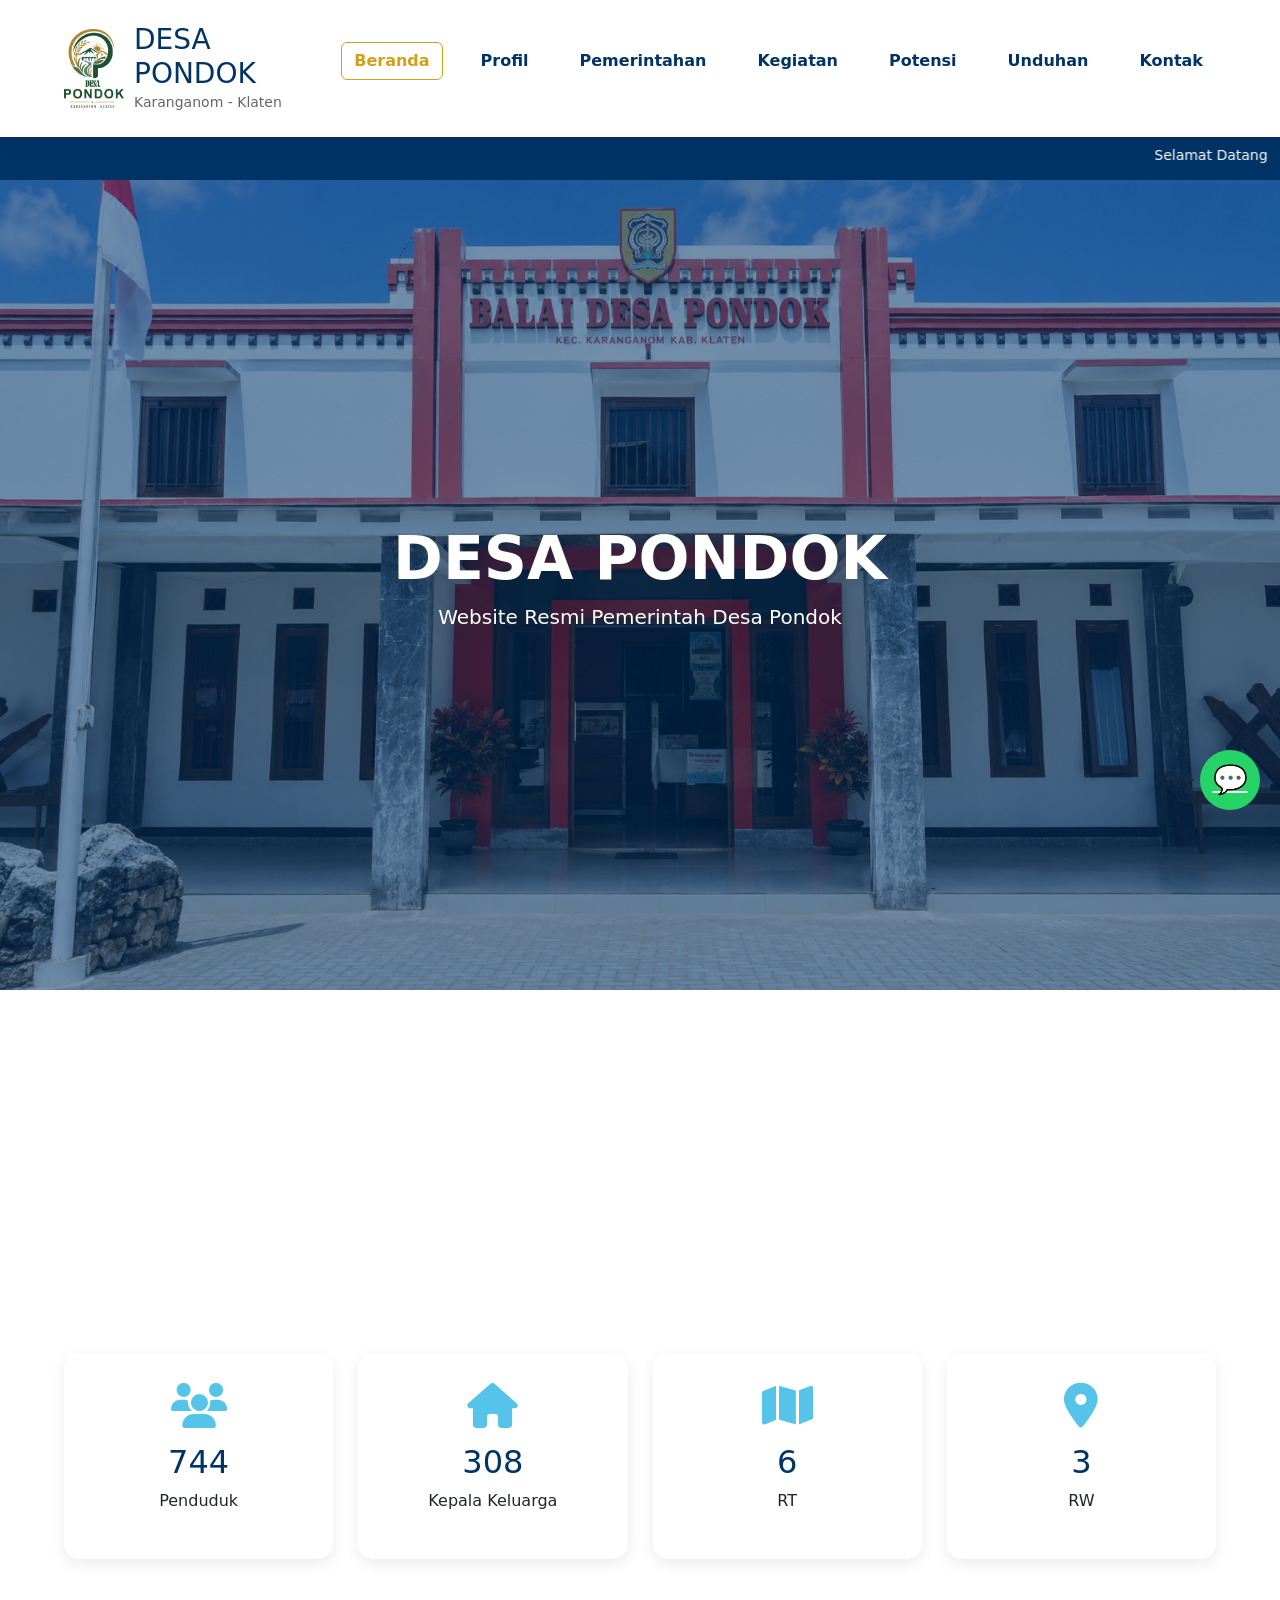
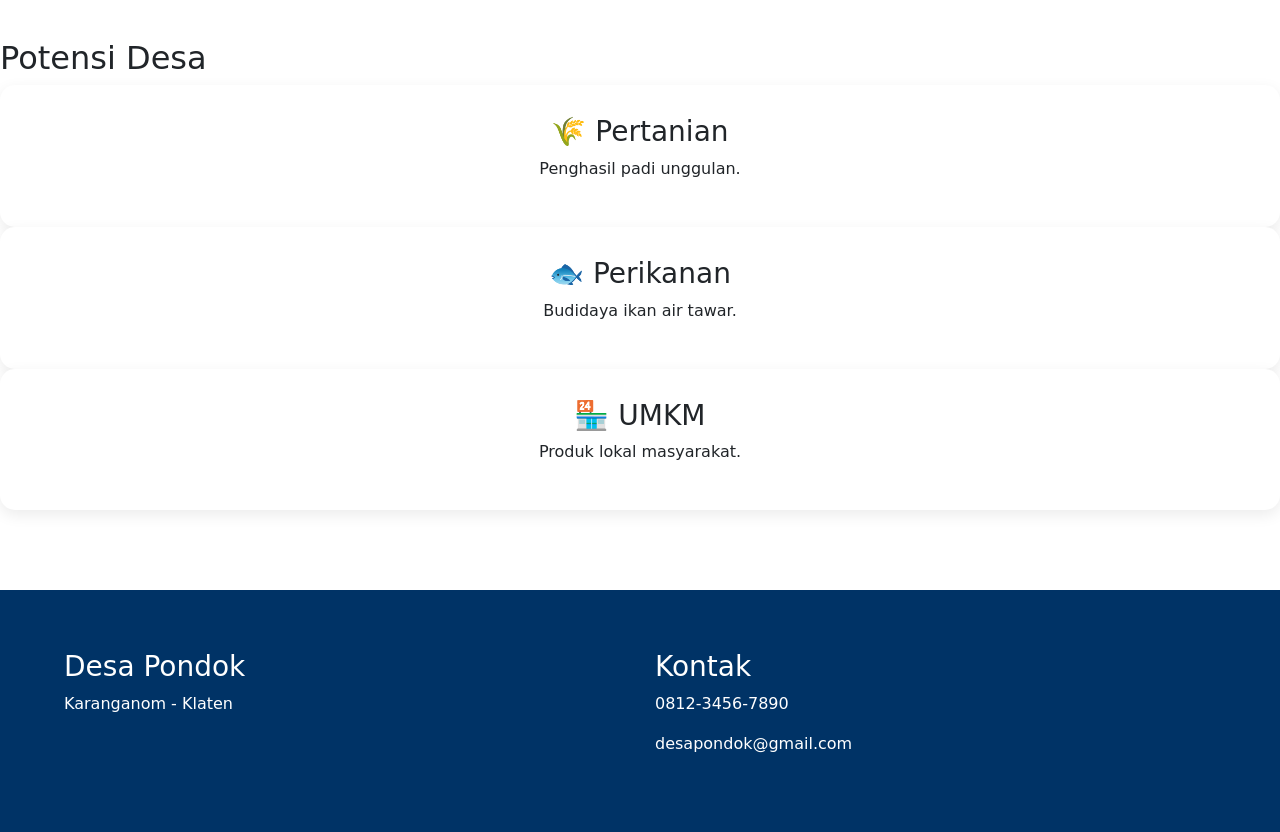
<file: index.html>
<!DOCTYPE html>
<html lang="id">

<head>
    <meta charset="UTF-8">
    <meta name="viewport" content="width=device-width, initial-scale=1.0">

    <title>Desa Pondok | Karanganom Klaten</title>

     <!-- GOOGLE FONT POPPINS -->
    <link rel="preconnect" href="https://fonts.googleapis.com">

    <link rel="preconnect"
          href="https://fonts.gstatic.com"
          crossorigin>

    <link href="https://fonts.googleapis.com/css2?family=Poppins:wght@300;400;500;600;700&display=swap"
          rel="stylesheet">

    <link rel="stylesheet" href="css/style.css">
    <link rel="stylesheet" href="css/responsive.css">

    <!-- Bootstrap -->
    <link href="https://cdn.jsdelivr.net/npm/bootstrap@5.3.3/dist/css/bootstrap.min.css" rel="stylesheet">

    <!-- Font Awesome -->
    <link rel="stylesheet"
        href="https://cdnjs.cloudflare.com/ajax/libs/font-awesome/6.5.1/css/all.min.css">

    <!-- AOS -->
    <link href="https://unpkg.com/aos@2.3.4/dist/aos.css" rel="stylesheet">

    <!-- FAVICON -->
    <link rel="icon"
          type="image/png"
          href="assets/logo.png">
</head>

<body>

    <!-- LOADER -->
    <div id="loader">
        <div class="spinner"></div>
    </div>

    <!-- NAVBAR -->
    <nav class="navbar">

        <div class="nav-container">

            <div class="logo">
                <img src="assets/logo.png" alt="Logo Desa">

                <div>
                    <h3>DESA PONDOK</h3>
                    <small>Karanganom - Klaten</small>
                </div>
            </div>

            <button id="menuToggle">
                ☰
            </button>

            <ul class="menu">
                <li><a href="index.html" class="btn">Beranda</a></li>
                <li><a href="profil.html" class="btn">Profil</a></li>
                <li><a href="pemerintahan.html" class="btn">Pemerintahan</a></li>
                <li><a href="kegiatan.html" class="btn">Kegiatan</a></li>
                <li><a href="potensi.html" class="btn">Potensi</a></li>
                <li><a href="unduhan.html" class="btn">Unduhan</a></li>
                <li><a href="kontak.html" class="btn">Kontak</a></li>
            </ul>

        </div>

    </nav>

    <!-- RUNNING TEXT -->
    <div class="running-text">
        <marquee>
            Selamat Datang di Website Resmi Desa Pondok Kecamatan Karanganom Kabupaten Klaten
        </marquee>
    </div>

    <!-- HERO -->
    <header class="hero-slider">

        <div class="slide active"
     style="background-image:url('assets/balai-desa.jpg')">

    <div class="hero-content">

        <h1>DESA PONDOK</h1>

        <p>
            Website Resmi Pemerintah Desa Pondok
        </p>

    </div>

</div>

    </header>

    <!-- SAMBUTAN -->
    <section class="content-page" data-aos="fade-up">

        <h2>Sambutan Kepala Desa</h2>

        <p>
            Selamat datang di Website Resmi Desa Pondok.
            Website ini menjadi sarana informasi, pelayanan,
            dan transparansi pemerintahan desa kepada masyarakat.
        </p>

    </section>

    <!-- STATISTIK -->
    <section class="statistik">

    <div class="card-stat">
        <i class="fas fa-users"></i>
        <h2 class="counter" data-target="2479">0</h2>
        <p>Penduduk</p>
    </div>

    <div class="card-stat">
        <i class="fas fa-home"></i>
        <h2 class="counter" data-target="1026">0</h2>
        <p>Kepala Keluarga</p>
    </div>

    <div class="card-stat">
        <i class="fas fa-map"></i>
        <h2 class="counter" data-target="18">0</h2>
        <p>RT</p>
    </div>

    <div class="card-stat">
        <i class="fas fa-map-marker-alt"></i>
        <h2 class="counter" data-target="9">0</h2>
        <p>RW</p>
    </div>

</section>

    

    <!-- POTENSI DESA -->
    <section class="potensi">

        <h2 class="judul-section">
            Potensi Desa
        </h2>

        <div class="potensi-grid">

            <div class="potensi-card">
                <h3>🌾 Pertanian</h3>
                <p>Penghasil padi unggulan.</p>
            </div>

            <div class="potensi-card">
                <h3>🐟 Perikanan</h3>
                <p>Budidaya ikan air tawar.</p>
            </div>

            <div class="potensi-card">
                <h3>🏪 UMKM</h3>
                <p>Produk lokal masyarakat.</p>
            </div>

        </div>

    </section>





    <!-- FOOTER -->
    <footer>

        <div class="footer-container">

            <div>
                <h3>Desa Pondok</h3>
                <p>Karanganom - Klaten</p>
            </div>

           
            <div>
                <h3>Kontak</h3>
                <p>0812-3456-7890</p>
                <p>desapondok@gmail.com</p>
            </div>

        </div>

    </footer>

    <!-- WHATSAPP -->
    <a href="https://wa.me/6281234567890" class="wa-button">
        💬
    </a>

    <!-- BACK TO TOP -->
    <button id="topBtn">
        ↑
    </button>

    <!-- SCRIPT -->
    <script src="js/main.js"></script>
    <script src="js/counter.js"></script>
    <script src="js/slider.js"></script>

    <script src="https://unpkg.com/aos@2.3.4/dist/aos.js"></script>

    <script>
        AOS.init();
    </script>

</body>

</html>
</file>
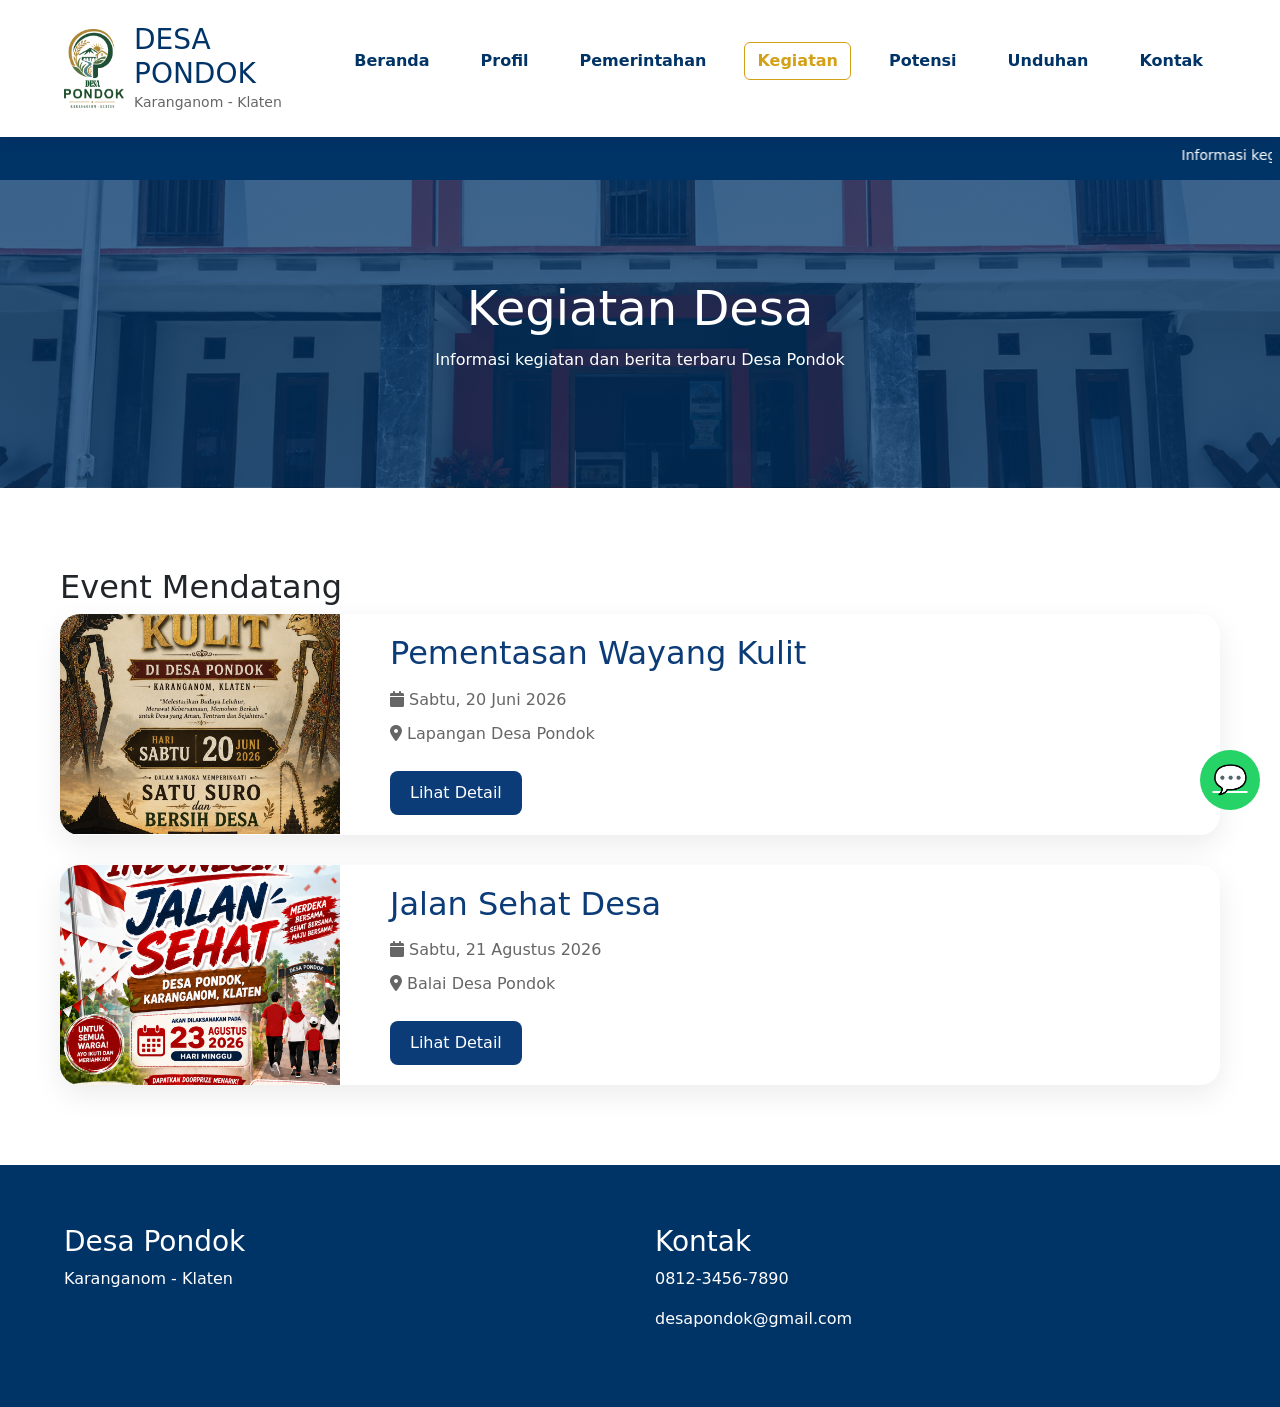
<file: kegiatan.html>
<!DOCTYPE html>
<html lang="id">

<head>

    <meta charset="UTF-8">

    <meta name="viewport"
          content="width=device-width, initial-scale=1.0">

    <title>Kegiatan & Berita Desa Pondok | Karanganom Klaten</title>

    <meta name="description"
          content="Informasi kegiatan, berita terbaru, program pembangunan, dan aktivitas masyarakat Desa Pondok Kecamatan Karanganom Kabupaten Klaten">

    <meta name="keywords"
          content="Desa Pondok, Karanganom, Klaten, Berita Desa, Kegiatan Desa, Pembangunan Desa">

    <meta name="author"
          content="Pemerintah Desa Pondok">

    <!-- GOOGLE FONT POPPINS -->
    <link rel="preconnect"
          href="https://fonts.googleapis.com">

    <link rel="preconnect"
          href="https://fonts.gstatic.com"
          crossorigin>

    <link href="https://fonts.googleapis.com/css2?family=Poppins:wght@300;400;500;600;700&display=swap"
          rel="stylesheet">

    <!-- CSS UTAMA -->
    <link rel="stylesheet"
          href="css/style.css">

    <!-- CSS RESPONSIVE -->
    <link rel="stylesheet"
          href="css/responsive.css">

    <!-- BOOTSTRAP -->
    <link href="https://cdn.jsdelivr.net/npm/bootstrap@5.3.3/dist/css/bootstrap.min.css"
          rel="stylesheet">

    <!-- FONT AWESOME -->
    <link rel="stylesheet"
          href="https://cdnjs.cloudflare.com/ajax/libs/font-awesome/6.5.1/css/all.min.css">

    <!-- AOS ANIMATION -->
    <link href="https://unpkg.com/aos@2.3.4/dist/aos.css"
          rel="stylesheet">

    <!-- FAVICON -->
    <link rel="icon"
          type="image/png"
          href="assets/logo.png">

</head>

<body>

    <!-- LOADER -->
    <div id="loader">
        <div class="spinner"></div>
    </div>

    <!-- NAVBAR -->
    <nav class="navbar">

        <div class="nav-container">

            <div class="logo">

                <img src="assets/logo.png" alt="Logo Desa">

                <div>
                    <h3>DESA PONDOK</h3>
                    <small>Karanganom - Klaten</small>
                </div>

            </div>

            <button id="menuToggle">
                ☰
            </button>

            <ul class="menu">

                <li><a href="index.html" class="btn">Beranda</a></li>
                <li><a href="profil.html" class="btn">Profil</a></li>
                <li><a href="pemerintahan.html" class="btn">Pemerintahan</a></li>
                <li><a href="kegiatan.html" class="btn">Kegiatan</a></li>
                <li><a href="potensi.html" class="btn">Potensi</a></li>
                <li><a href="unduhan.html" class="btn">Unduhan</a></li>
                <li><a href="kontak.html" class="btn">Kontak</a></li>

            </ul>

        </div>

    </nav>

    <!-- RUNNING TEXT -->
    <div class="running-text">

        <marquee>
            Informasi kegiatan terbaru Desa Pondok Karanganom Klaten
        </marquee>

    </div>

    <!-- BANNER -->
    <section class="page-banner">

        <h1>Kegiatan Desa</h1>

        <p>
            Informasi kegiatan dan berita terbaru Desa Pondok
        </p>

    </section>

    <!-- EVENT MENDATANG -->
    <section class="event-section">

    <h2 class="judul-section">Event Mendatang</h2>

    <div class="event-card">

        <img src="assets/ChatGPT Image 3 Jun 2026, 06.57.55.png" alt="Wayang Kulit">

        <div class="event-content">
            <h3>Pementasan Wayang Kulit</h3>

            <p>
                <i class="fas fa-calendar"></i>
                Sabtu, 20 Juni 2026
            </p>

            <p>
                <i class="fas fa-map-marker-alt"></i>
                Lapangan Desa Pondok
            </p>

            <a href="assets/ChatGPT Image 3 Jun 2026, 06.57.55.png" class="btn-detail">
                Lihat Detail
            </a>
        </div>

    </div>

    <div class="event-card">

        <img src="assets/ChatGPT Image 3 Jun 2026, 07.07.33.png" alt="Jalan Sehat Desa">

        <div class="event-content">
            <h3>Jalan Sehat Desa</h3>

            <p>
                <i class="fas fa-calendar"></i>
                Sabtu, 21 Agustus 2026
            </p>

            <p>
                <i class="fas fa-map-marker-alt"></i>
                Balai Desa Pondok
            </p>

            <a href="assets/ChatGPT Image 3 Jun 2026, 07.07.33.png" class="btn-detail">
                Lihat Detail
            </a>
        </div>

    </div>

</section>

    <!-- FOOTER -->
    <footer>

        <div class="footer-container">

            <div>
                <h3>Desa Pondok</h3>
                <p>Karanganom - Klaten</p>
            </div>

            

            <div>
                <h3>Kontak</h3>
                <p>0812-3456-7890</p>
                <p>desapondok@gmail.com</p>
            </div>

        </div>

    </footer>

    <!-- WHATSAPP -->
    <a href="https://wa.me/6281234567890" class="wa-button">
        💬
    </a>

    <!-- BACK TO TOP -->
    <button id="topBtn">
        ↑
    </button>

    <!-- SCRIPT -->
    <script src="js/main.js"></script>

    <script src="https://unpkg.com/aos@2.3.4/dist/aos.js"></script>

    <script>
        AOS.init({
            duration: 1000
        });
    </script>

</body>

</html>
</file>
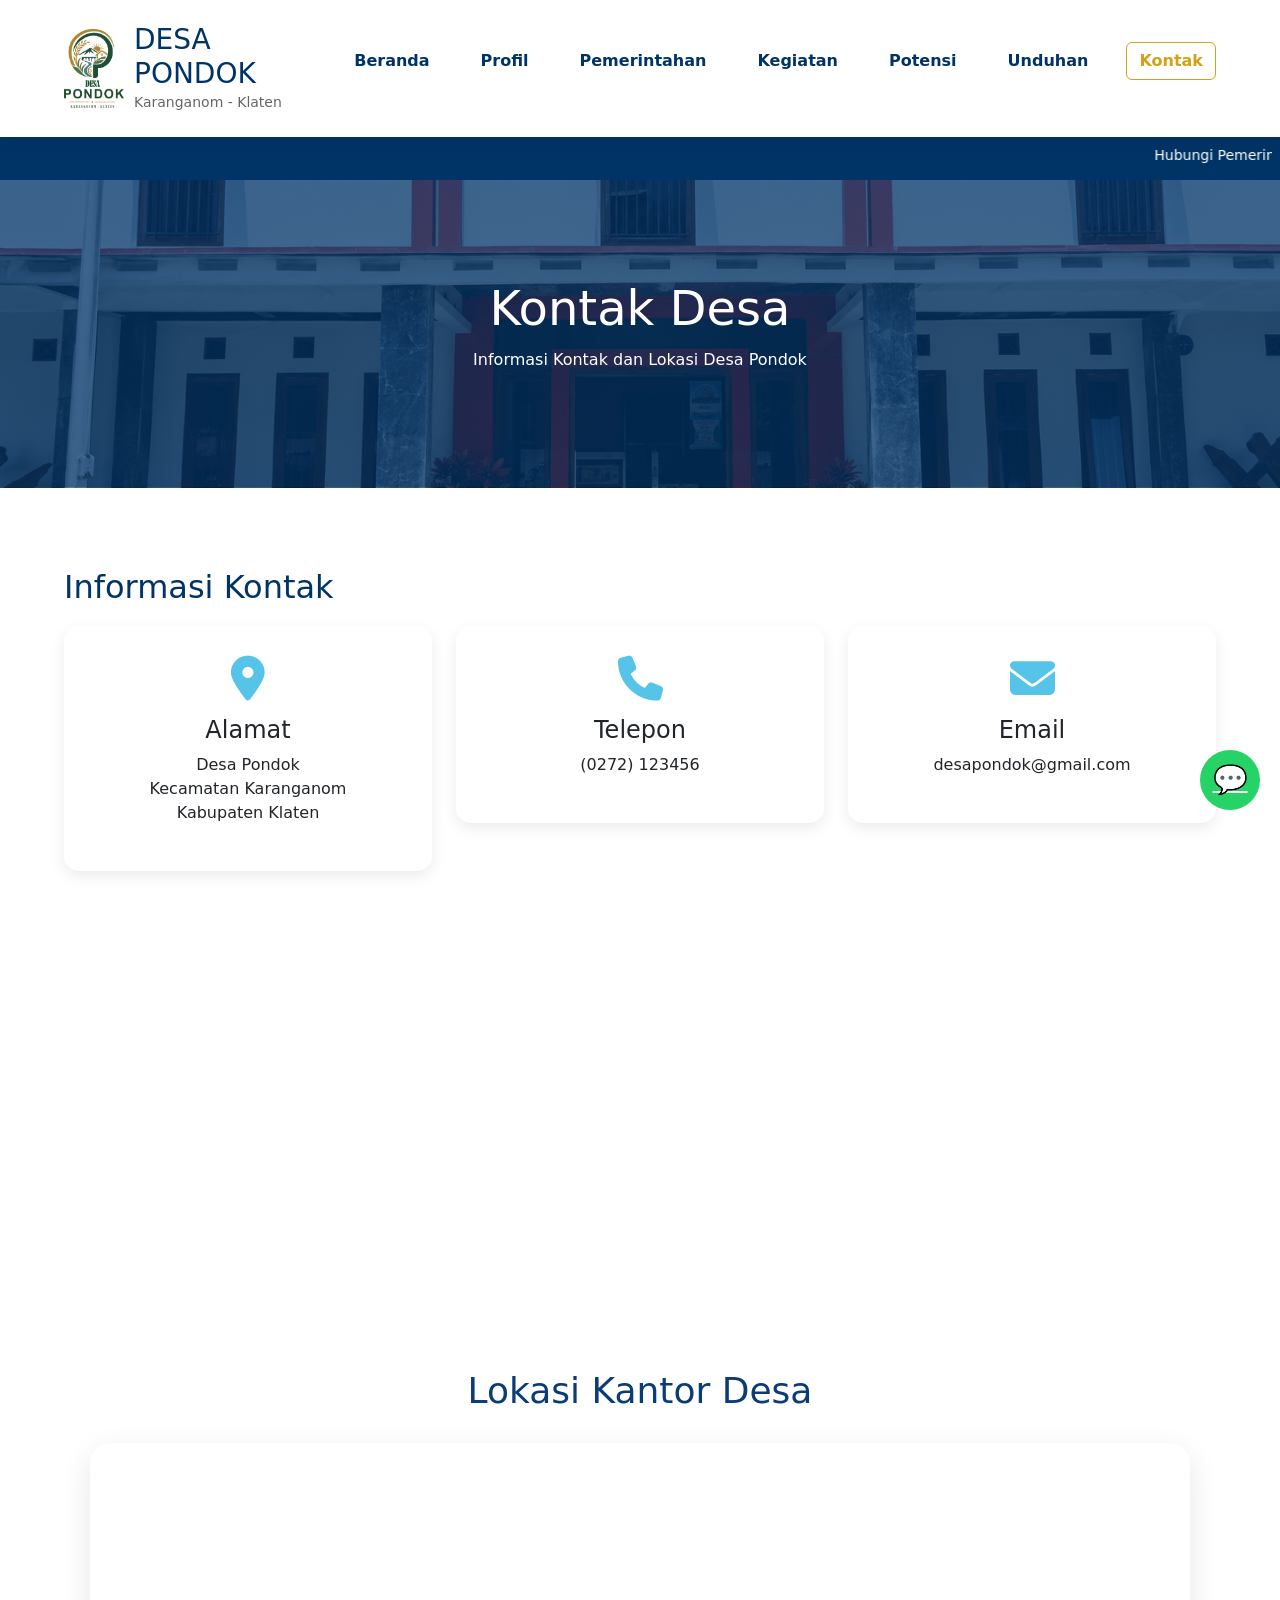
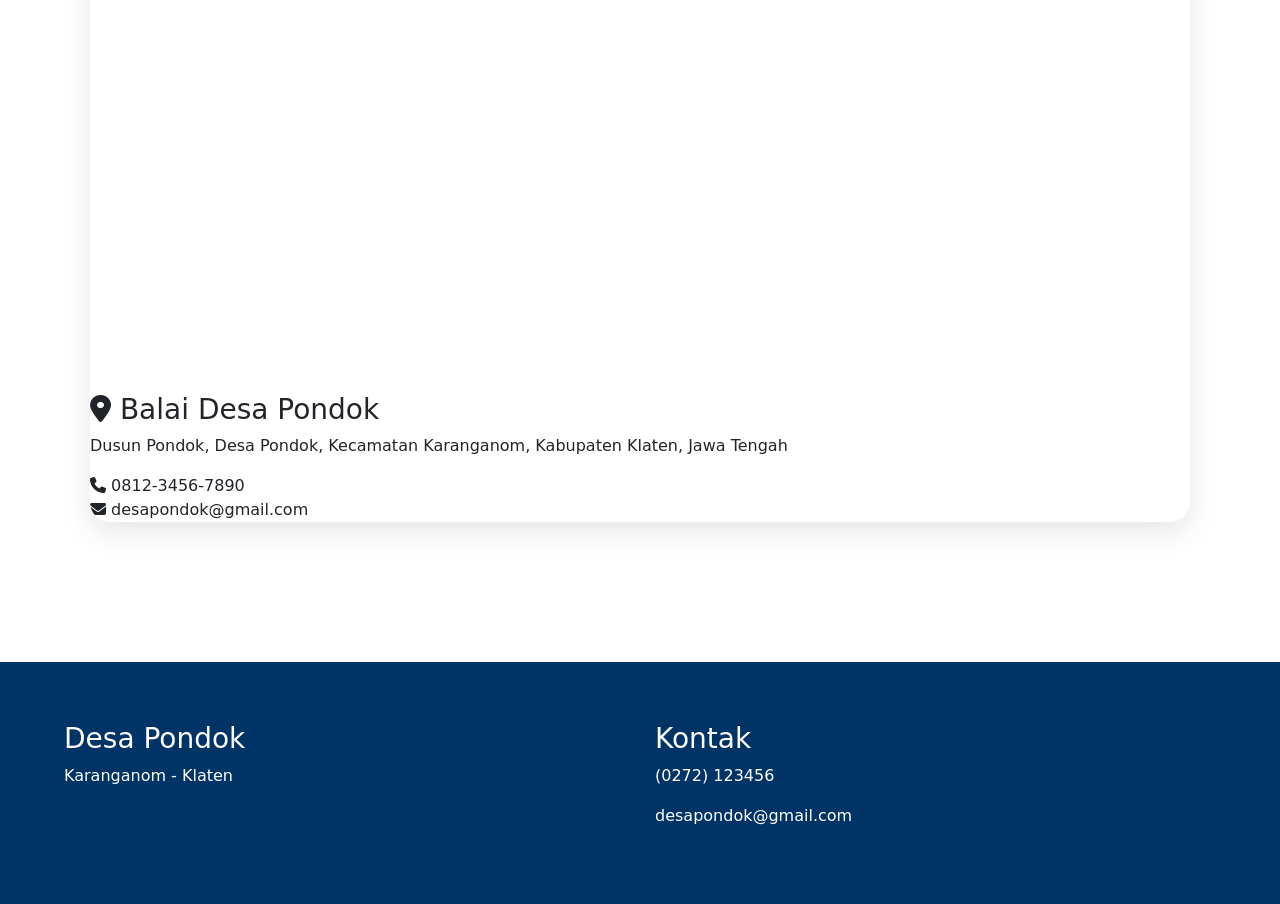
<file: kontak.html>
<!DOCTYPE html>
<html lang="id">

<head>

    <meta charset="UTF-8">

    <meta name="viewport"
          content="width=device-width, initial-scale=1.0">

    <title>Kontak Desa Pondok | Karanganom Klaten</title>

    <meta name="description"
          content="Informasi kontak, alamat, lokasi, dan layanan Pemerintah Desa Pondok Kecamatan Karanganom Kabupaten Klaten">

    <meta name="keywords"
          content="Desa Pondok, Karanganom, Klaten, Kontak Desa, Alamat Desa, Kantor Desa">

    <meta name="author"
          content="Pemerintah Desa Pondok">

    <!-- GOOGLE FONT POPPINS -->
    <link rel="preconnect"
          href="https://fonts.googleapis.com">

    <link rel="preconnect"
          href="https://fonts.gstatic.com"
          crossorigin>

    <link href="https://fonts.googleapis.com/css2?family=Poppins:wght@300;400;500;600;700&display=swap"
          rel="stylesheet">

    <!-- CSS UTAMA -->
    <link rel="stylesheet"
          href="css/style.css">

    <!-- CSS RESPONSIVE -->
    <link rel="stylesheet"
          href="css/responsive.css">

    <!-- BOOTSTRAP -->
    <link href="https://cdn.jsdelivr.net/npm/bootstrap@5.3.3/dist/css/bootstrap.min.css"
          rel="stylesheet">

    <!-- FONT AWESOME -->
    <link rel="stylesheet"
          href="https://cdnjs.cloudflare.com/ajax/libs/font-awesome/6.5.1/css/all.min.css">

    <!-- AOS ANIMATION -->
    <link href="https://unpkg.com/aos@2.3.4/dist/aos.css"
          rel="stylesheet">

    <!-- FAVICON -->
    <link rel="icon"
          type="image/png"
          href="assets/logo.png">

</head>

<body>

    <!-- LOADER -->
    <div id="loader">
        <div class="spinner"></div>
    </div>

    <!-- NAVBAR -->
    <nav class="navbar">

        <div class="nav-container">

            <div class="logo">

                <img src="assets/logo.png" alt="Logo Desa">

                <div>
                    <h3>DESA PONDOK</h3>
                    <small>Karanganom - Klaten</small>
                </div>

            </div>

            <button id="menuToggle">☰</button>

            <ul class="menu">

                <li><a href="index.html" class="btn">Beranda</a></li>
                <li><a href="profil.html" class="btn">Profil</a></li>
                <li><a href="pemerintahan.html" class="btn">Pemerintahan</a></li>
                <li><a href="kegiatan.html" class="btn">Kegiatan</a></li>
                <li><a href="potensi.html" class="btn">Potensi</a></li>
                <li><a href="unduhan.html" class="btn">Unduhan</a></li>
                <li><a href="kontak.html" class="btn">Kontak</a></li>

            </ul>

        </div>

    </nav>

    <!-- RUNNING TEXT -->
    <div class="running-text">

        <marquee>
            Hubungi Pemerintah Desa Pondok untuk informasi dan pelayanan masyarakat
        </marquee>

    </div>

    <!-- BANNER -->
    <section class="page-banner">

        <h1>Kontak Desa</h1>

        <p>
            Informasi Kontak dan Lokasi Desa Pondok
        </p>

    </section>

    <!-- INFORMASI KONTAK -->
    <section class="content-page" data-aos="fade-up">

        <h2>Informasi Kontak</h2>

        <div class="row g-4">

            <div class="col-md-4">

                <div class="contact-card">

                    <i class="fas fa-map-marker-alt"></i>

                    <h4>Alamat</h4>

                    <p>
                        Desa Pondok<br>
                        Kecamatan Karanganom<br>
                        Kabupaten Klaten
                    </p>

                </div>

            </div>

            <div class="col-md-4">

                <div class="contact-card">

                    <i class="fas fa-phone"></i>

                    <h4>Telepon</h4>

                    <p>
                        (0272) 123456
                    </p>

                </div>

            </div>

            <div class="col-md-4">

                <div class="contact-card">

                    <i class="fas fa-envelope"></i>

                    <h4>Email</h4>

                    <p>
                        desapondok@gmail.com
                    </p>

                </div>

            </div>

        </div>

    </section>

    <!-- JAM PELAYANAN -->
    <section class="content-page" data-aos="fade-up">

        <h2>Jam Pelayanan</h2>

        <table class="table table-bordered">

            <tr>
                <th>Senin - Kamis</th>
                <td>08.00 - 15.00 WIB</td>
            </tr>

            <tr>
                <th>Jumat</th>
                <td>08.00 - 11.30 WIB</td>
            </tr>

            <tr>
                <th>Sabtu - Minggu</th>
                <td>Tutup</td>
            </tr>

        </table>

    </section>

    <!-- GOOGLE MAPS -->
    <section class="map-section">

        <h2>Lokasi Kantor Desa</h2>
        
        <div class="map-card">


        <iframe
            src="https://www.google.com/maps/embed?pb=!1m18!1m12!1m3!1d3954.548232042097!2d110.63080017588437!3d-7.624033475387874!2m3!1f0!2f0!3f0!3m2!1i1024!2i768!4f13.1!3m3!1m2!1s0x2e7a41e40cdeeccf%3A0x51c8e023f790029a!2sBalai%20Desa%20Pondok!5e0!3m2!1sid!2sid!4v1780446473082!5m2!1sid!2sid" width="600" height="450" style="border:0;" allowfullscreen="" loading="lazy" referrerpolicy="no-referrer-when-downgrade"
            allowfullscreen=""
            loading="lazy">
        </iframe>

        <div class="map-info">

            <h3>
                <i class="fas fa-map-marker-alt"></i>
                Balai Desa Pondok
            </h3>

            <p>
                Dusun Pondok, Desa Pondok,
                Kecamatan Karanganom,
                Kabupaten Klaten, Jawa Tengah
            </p>

            <div class="info-grid">

                <div>
                    <i class="fas fa-phone"></i>
                    0812-3456-7890
                </div>

                <div>
                    <i class="fas fa-envelope"></i>
                    desapondok@gmail.com
                </div>

        

    </div>

    </section>
    <!-- FORM KONTAK -->
    

    <!-- FOOTER -->
    <footer>

        <div class="footer-container">

            <div>

                <h3>Desa Pondok</h3>

                <p>
                    Karanganom - Klaten
                </p>

            </div>

            
            <div>

                <h3>Kontak</h3>

                <p>(0272) 123456</p>

                <p>desapondok@gmail.com</p>

            </div>

        </div>

    </footer>

    <!-- WHATSAPP -->
    <a href="https://wa.me/6281234567890"
        class="wa-button">

        💬

    </a>

    <!-- BACK TO TOP -->
    <button id="topBtn">

        ↑

    </button>

    <!-- SCRIPT -->
    <script src="js/main.js"></script>

    <script src="https://unpkg.com/aos@2.3.4/dist/aos.js"></script>

    <script>
        AOS.init({
            duration: 1000
        });
    </script>

</body>

</html>
</file>
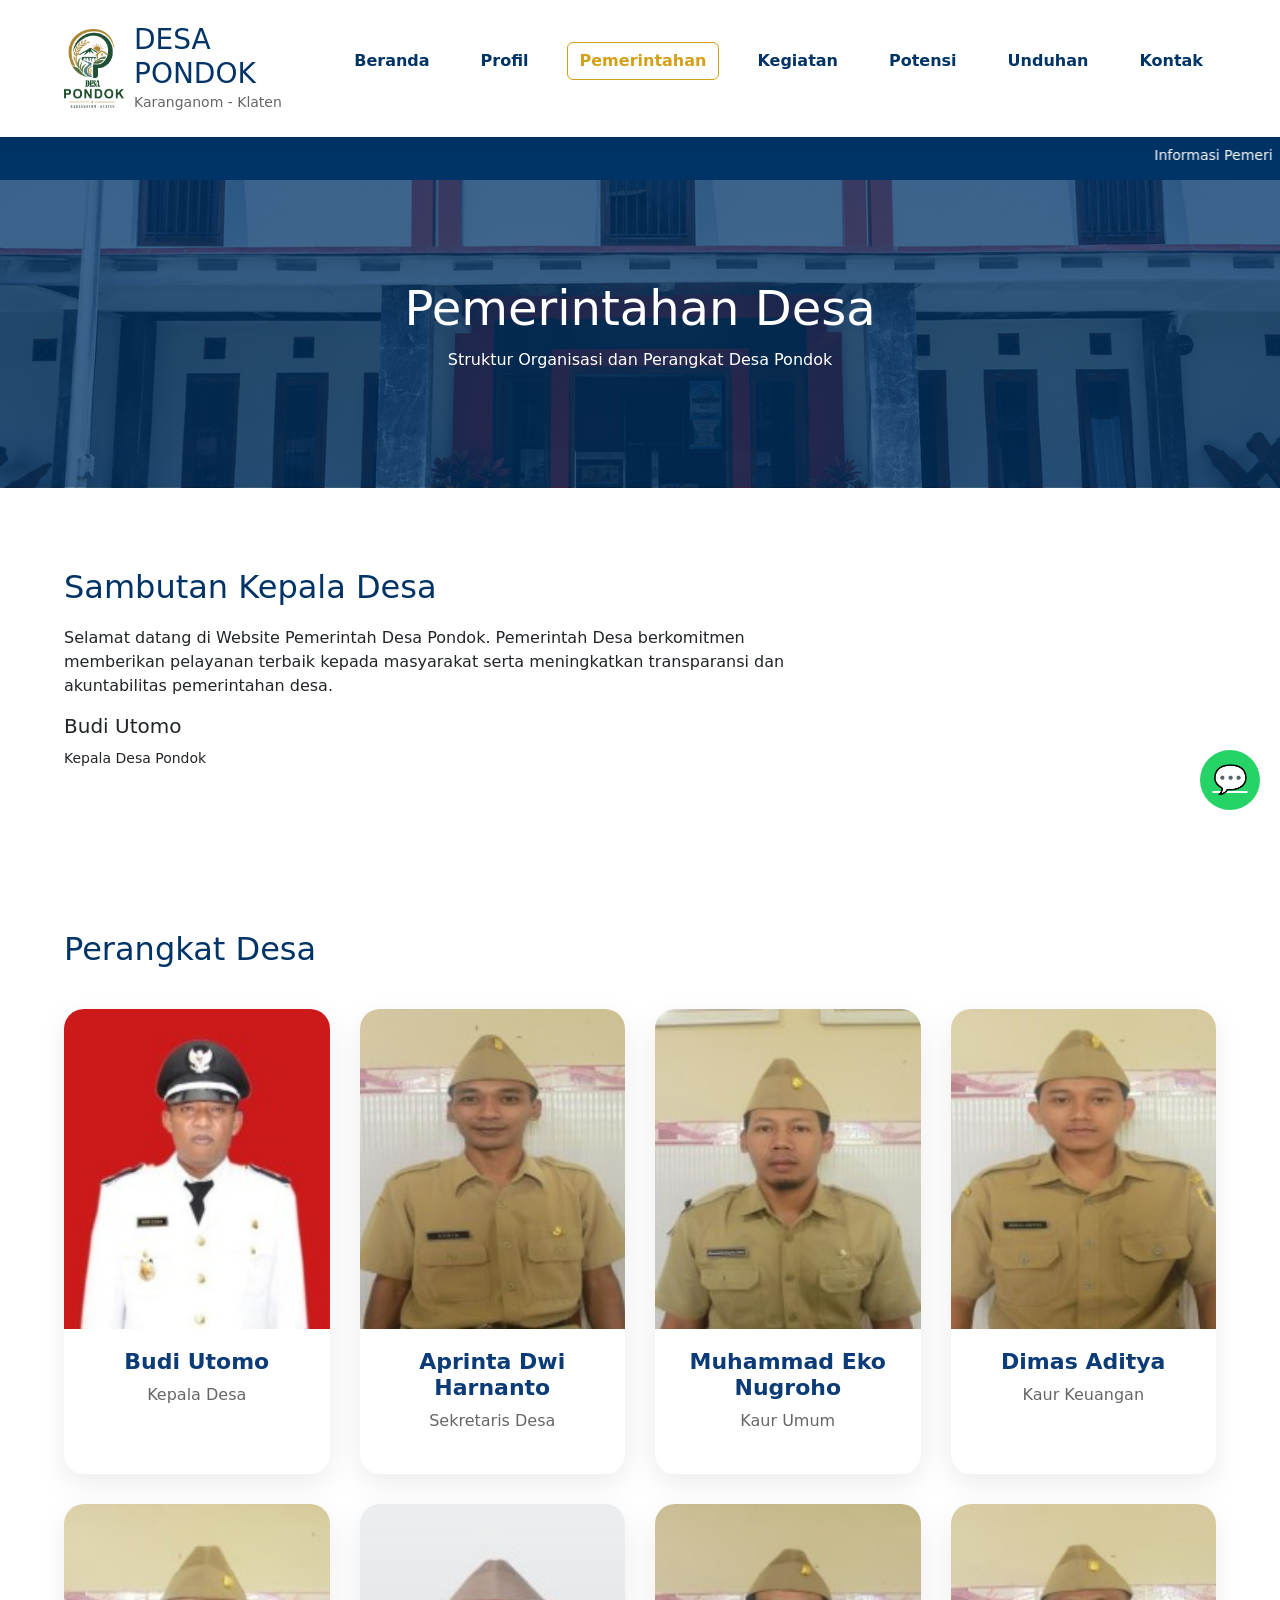
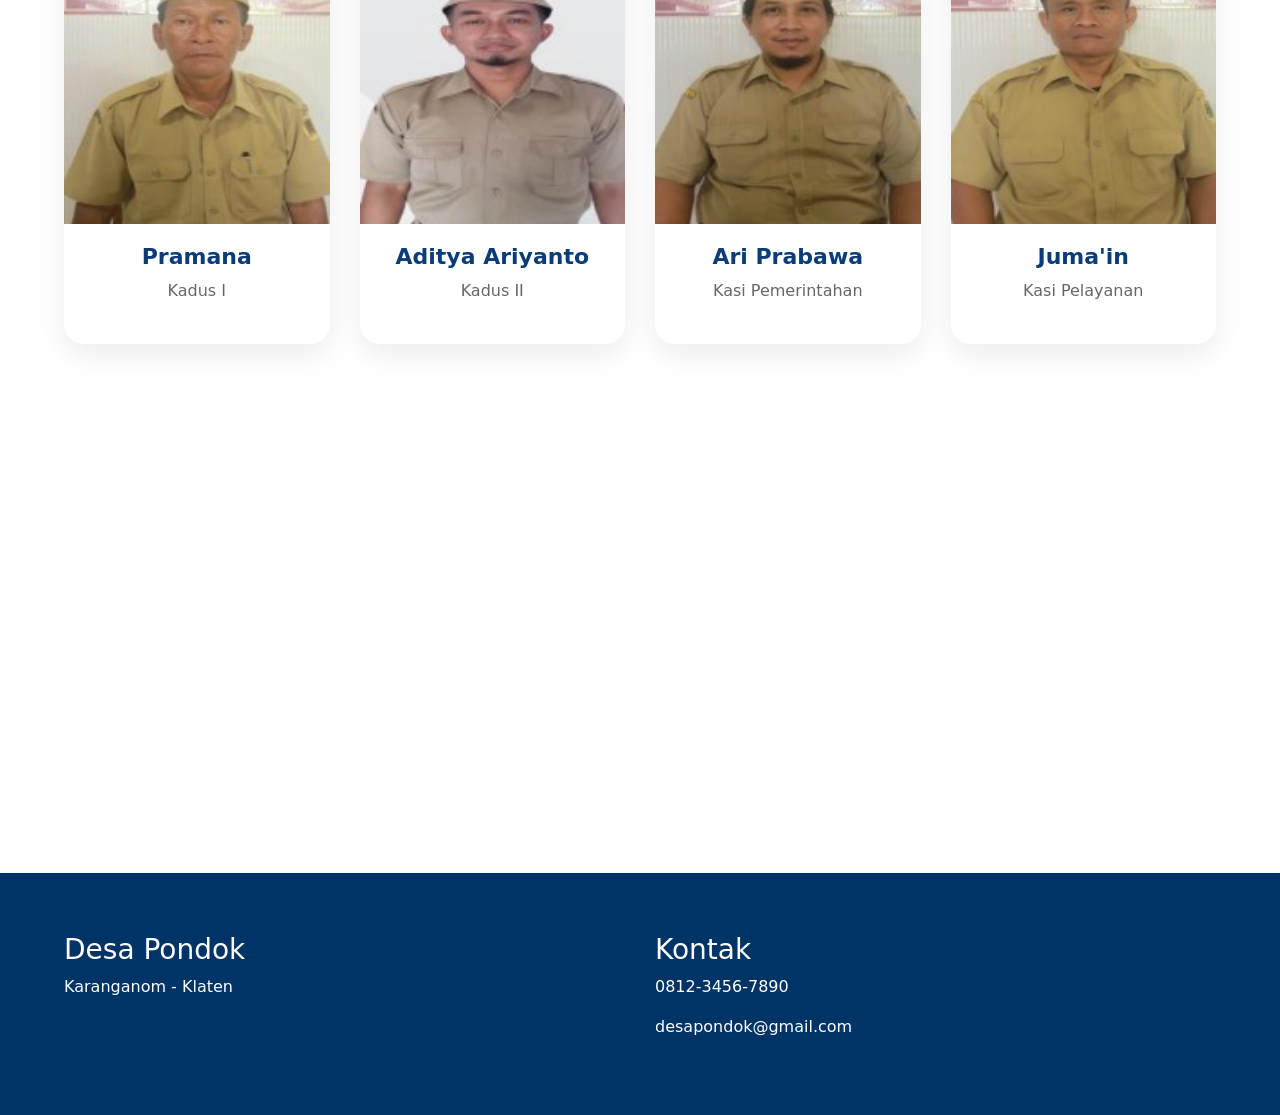
<file: pemerintahan.html>
<!DOCTYPE html>
<html lang="id">

<head>

    <meta charset="UTF-8">

    <meta name="viewport"
          content="width=device-width, initial-scale=1.0">

    <title>Pemerintahan Desa Pondok | Karanganom Klaten</title>

    <meta name="description"
          content="Struktur organisasi, perangkat desa, dan informasi pemerintahan Desa Pondok Kecamatan Karanganom Kabupaten Klaten">

    <meta name="keywords"
          content="Desa Pondok, Karanganom, Klaten, Pemerintahan Desa, Perangkat Desa, Struktur Organisasi">

    <meta name="author"
          content="Pemerintah Desa Pondok">

    <!-- GOOGLE FONT POPPINS -->
    <link rel="preconnect"
          href="https://fonts.googleapis.com">

    <link rel="preconnect"
          href="https://fonts.gstatic.com"
          crossorigin>

    <link href="https://fonts.googleapis.com/css2?family=Poppins:wght@300;400;500;600;700&display=swap"
          rel="stylesheet">

    <!-- CSS UTAMA -->
    <link rel="stylesheet"
          href="css/style.css">

    <!-- CSS RESPONSIVE -->
    <link rel="stylesheet"
          href="css/responsive.css">

    <!-- BOOTSTRAP -->
    <link href="https://cdn.jsdelivr.net/npm/bootstrap@5.3.3/dist/css/bootstrap.min.css"
          rel="stylesheet">

    <!-- FONT AWESOME -->
    <link rel="stylesheet"
          href="https://cdnjs.cloudflare.com/ajax/libs/font-awesome/6.5.1/css/all.min.css">

    <!-- AOS ANIMATION -->
    <link href="https://unpkg.com/aos@2.3.4/dist/aos.css"
          rel="stylesheet">

    <!-- FAVICON -->
    <link rel="icon"
          type="image/png"
          href="assets/logo.png">

</head>

<body>

    <!-- LOADER -->
    <div id="loader">
        <div class="spinner"></div>
    </div>

    <!-- NAVBAR -->
    <nav class="navbar">

        <div class="nav-container">

            <div class="logo">

                <img src="assets/logo.png" alt="Logo Desa">

                <div>
                    <h3>DESA PONDOK</h3>
                    <small>Karanganom - Klaten</small>
                </div>

            </div>

            <button id="menuToggle">☰</button>

            <ul class="menu">

                <li><a href="index.html" class="btn">Beranda</a></li>
                <li><a href="profil.html" class="btn">Profil</a></li>
                <li><a href="pemerintahan.html" class="btn">Pemerintahan</a></li>
                <li><a href="kegiatan.html" class="btn">Kegiatan</a></li>
                <li><a href="potensi.html" class="btn">Potensi</a></li>
                <li><a href="unduhan.html" class="btn">Unduhan</a></li>
                <li><a href="kontak.html" class="btn">Kontak</a></li>

            </ul>

        </div>

    </nav>

    <!-- RUNNING TEXT -->
    <div class="running-text">

        <marquee>

            Informasi Pemerintahan Desa Pondok Kecamatan Karanganom Kabupaten Klaten

        </marquee>

    </div>

    <!-- BANNER -->
    <section class="page-banner">

        <h1>Pemerintahan Desa</h1>

        <p>
            Struktur Organisasi dan Perangkat Desa Pondok
        </p>

    </section>

    <!-- SAMBUTAN KEPALA DESA -->
    <section class="content-page" data-aos="fade-up">

        <h2>Sambutan Kepala Desa</h2>

        <div class="row align-items-center">

           

            <div class="col-md-8">

                <p>

                    Selamat datang di Website Pemerintah Desa Pondok.

                    Pemerintah Desa berkomitmen memberikan pelayanan
                    terbaik kepada masyarakat serta meningkatkan
                    transparansi dan akuntabilitas pemerintahan desa.

                </p>

                <h5>
                    Budi Utomo
                </h5>

                <small>
                    Kepala Desa Pondok
                </small>

            </div>

        </div>

    </section>

    
    <!-- PERANGKAT DESA -->
    <section class="content-page">

        <h2>Perangkat Desa</h2>

        <div class="perangkat-grid">

            <div class="perangkat-card">

                <img src="assets/kades.jpg">

                <h3>Budi Utomo</h3>

                <p>Kepala Desa</p>

            </div>

            <div class="perangkat-card">

                <img src="assets/sekretaris.jpg">

                <h3>Aprinta Dwi Harnanto</h3>

                <p>Sekretaris Desa</p>

            </div>

            <div class="perangkat-card">

                <img src="assets/kaur-umum.jpg">

                <h3>Muhammad Eko Nugroho</h3>

                <p>Kaur Umum</p>

            </div>

            <div class="perangkat-card">

                <img src="assets/kaurk.jpg">

                <h3>Dimas Aditya</h3>

                <p>Kaur Keuangan</p>

            </div>

            <div class="perangkat-card">

                <img src="assets/kaur.jpg">

                <h3>Pramana</h3>

                <p>Kadus I</p>

            </div>

            <div class="perangkat-card">

                <img src="assets/kadus.jpg">

                <h3>Aditya Ariyanto</h3>

                <p>Kadus II</p>

            </div>

            <div class="perangkat-card">

                <img src="assets/kasii.jpg">

                <h3>Ari Prabawa</h3>

                <p>Kasi Pemerintahan</p>

            </div>

            <div class="perangkat-card">

                <img src="assets/kasi.jpg">

                <h3>Juma'in</h3>

                <p>Kasi Pelayanan</p>

            </div>

        </div>

    </section>

    

    <!-- LEMBAGA DESA -->
    <section class="content-page" data-aos="fade-up">

        <h2>Lembaga Kemasyarakatan Desa</h2>

        <div class="row">

            <div class="col-md-4">

                <div class="card p-4 text-center">

                    <h4>LPMD</h4>

                    <p>
                        Lembaga Pemberdayaan Masyarakat Desa
                    </p>

                </div>

            </div>

            <div class="col-md-4">

                <div class="card p-4 text-center">

                    <h4>PKK</h4>

                    <p>
                        Pembinaan Kesejahteraan Keluarga
                    </p>

                </div>

            </div>

            <div class="col-md-4">

                <div class="card p-4 text-center">

                    <h4>Karang Taruna</h4>

                    <p>
                        Organisasi Kepemudaan Desa
                    </p>

                </div>

            </div>

        </div>

    </section>

    <!-- FOOTER -->
    <footer>

        <div class="footer-container">

            <div>

                <h3>Desa Pondok</h3>

                <p>Karanganom - Klaten</p>

            </div>

           

            <div>

                <h3>Kontak</h3>

                <p>0812-3456-7890</p>

                <p>desapondok@gmail.com</p>

            </div>

        </div>

    </footer>

    <!-- WHATSAPP -->
    <a href="https://wa.me/6281234567890"
        class="wa-button">

        💬

    </a>

    <!-- BACK TO TOP -->
    <button id="topBtn">

        ↑

    </button>

    <!-- SCRIPT -->
    <script src="js/main.js"></script>

    <script src="https://unpkg.com/aos@2.3.4/dist/aos.js"></script>

    <script>
        AOS.init({
            duration: 1000
        });
    </script>

</body>

</html>
</file>
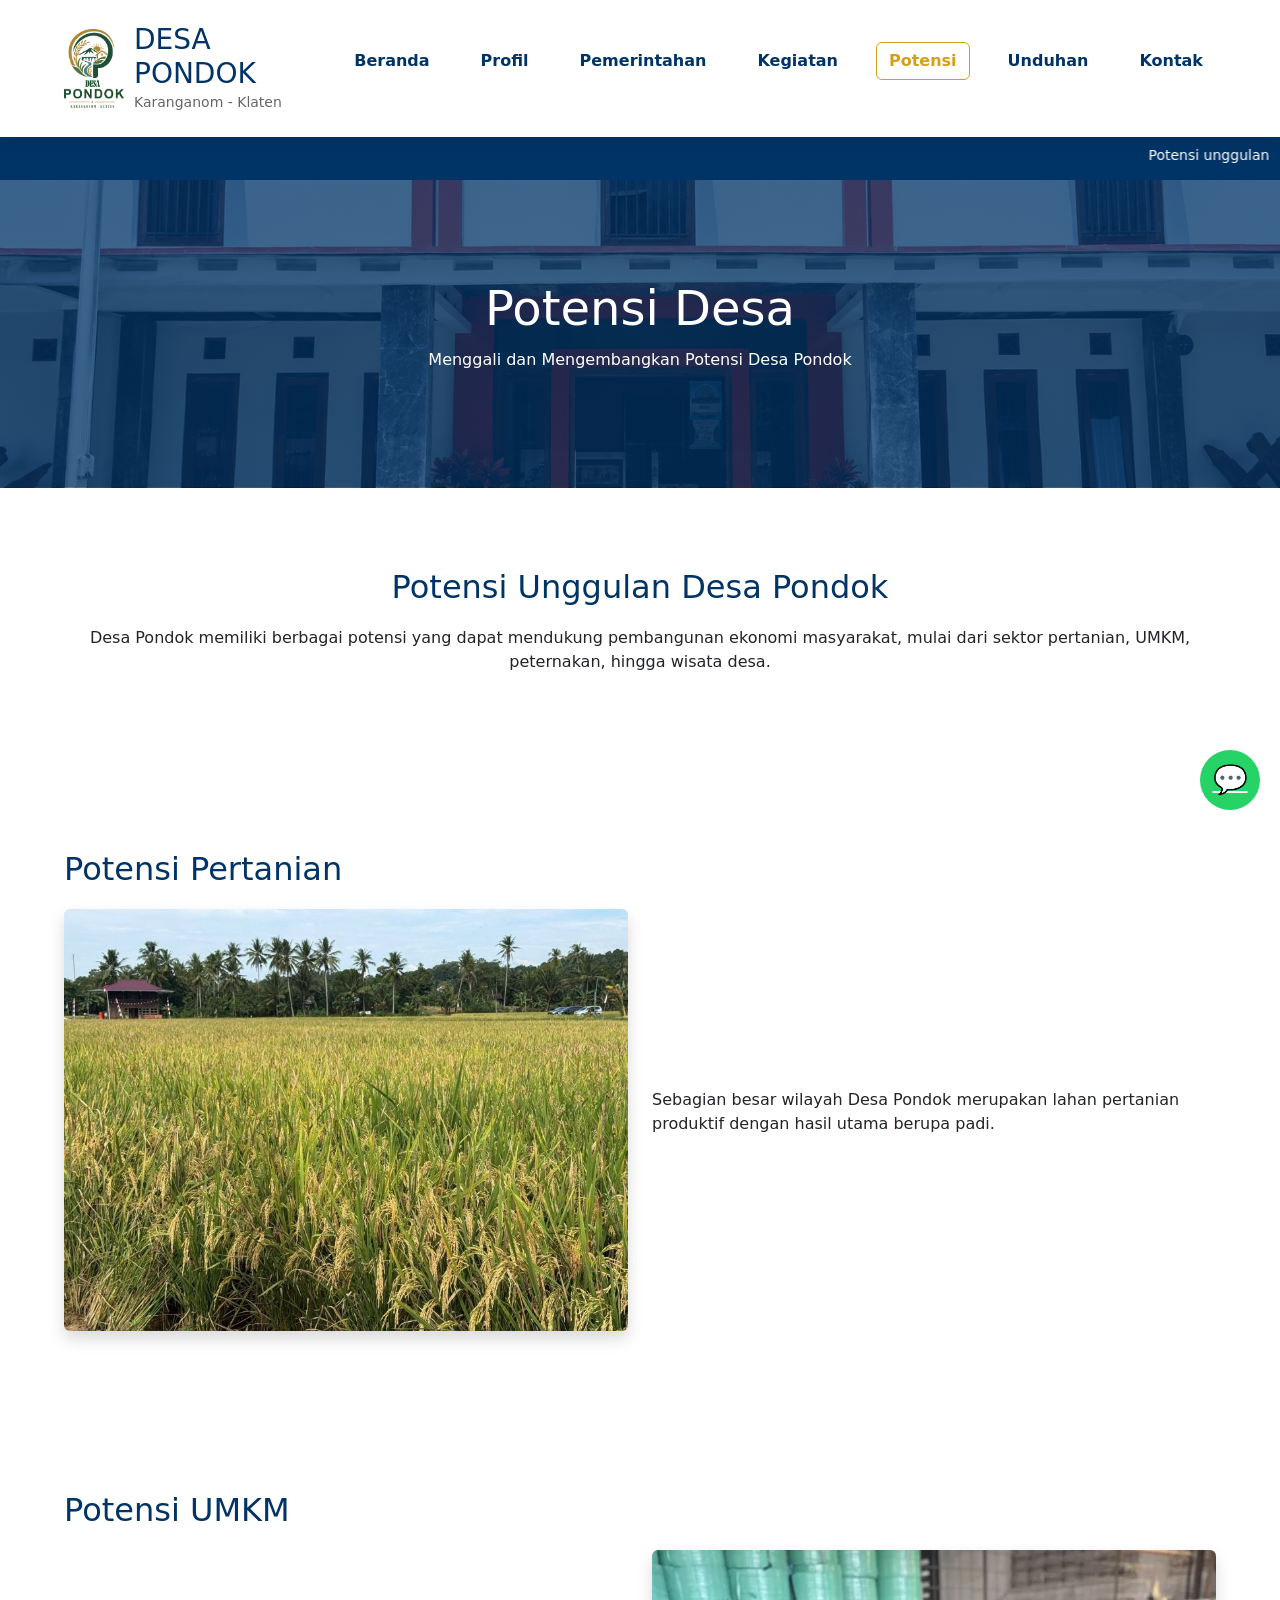
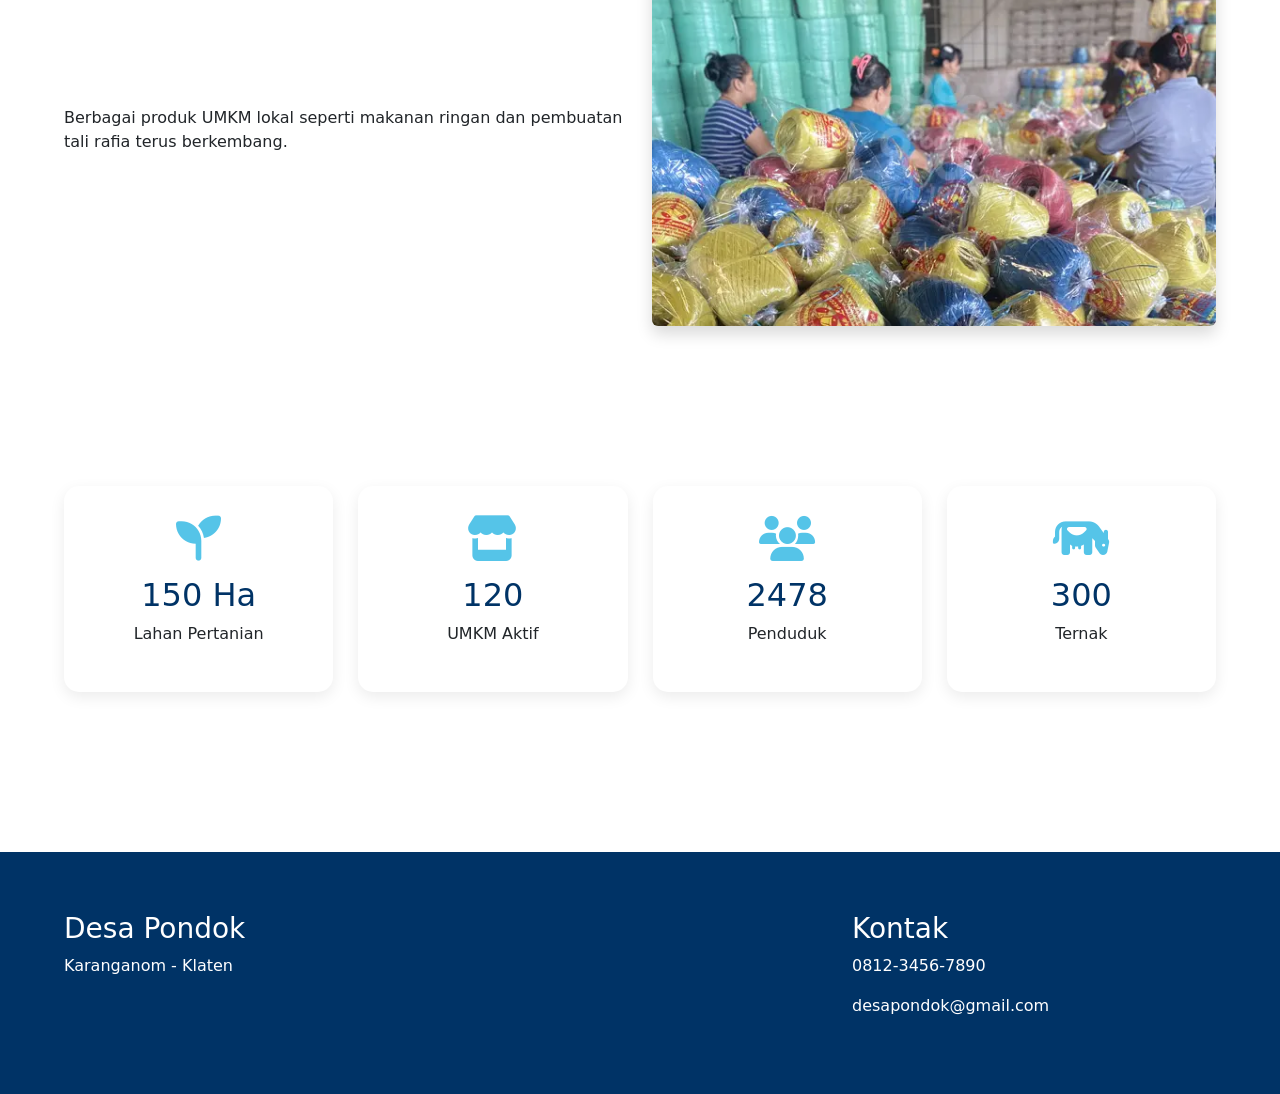
<file: potensi.html>
<!DOCTYPE html>
<html lang="id">

<head>

    <meta charset="UTF-8">

    <meta name="viewport"
          content="width=device-width, initial-scale=1.0">

    <title>Potensi Desa Pondok | Karanganom Klaten</title>

    <meta name="description"
          content="Informasi potensi unggulan Desa Pondok Kecamatan Karanganom Kabupaten Klaten, meliputi pertanian, UMKM, peternakan, perikanan, wisata desa, dan sumber daya manusia.">

    <meta name="keywords"
          content="Desa Pondok, Karanganom, Klaten, Potensi Desa, Pertanian, UMKM, Peternakan, Wisata Desa">

    <meta name="author"
          content="Pemerintah Desa Pondok">

    <!-- GOOGLE FONT POPPINS -->
    <link rel="preconnect"
          href="https://fonts.googleapis.com">

    <link rel="preconnect"
          href="https://fonts.gstatic.com"
          crossorigin>

    <link href="https://fonts.googleapis.com/css2?family=Poppins:wght@300;400;500;600;700&display=swap"
          rel="stylesheet">

    <!-- CSS UTAMA -->
    <link rel="stylesheet"
          href="css/style.css">

    <!-- CSS RESPONSIVE -->
    <link rel="stylesheet"
          href="css/responsive.css">

    <!-- BOOTSTRAP -->
    <link href="https://cdn.jsdelivr.net/npm/bootstrap@5.3.3/dist/css/bootstrap.min.css"
          rel="stylesheet">

    <!-- FONT AWESOME -->
    <link rel="stylesheet"
          href="https://cdnjs.cloudflare.com/ajax/libs/font-awesome/6.5.1/css/all.min.css">

    <!-- AOS ANIMATION -->
    <link href="https://unpkg.com/aos@2.3.4/dist/aos.css"
          rel="stylesheet">

    <!-- FAVICON -->
    <link rel="icon"
          type="image/png"
          href="assets/logo.png">

</head>

<body>

    <!-- LOADER -->
    <div id="loader">
        <div class="spinner"></div>
    </div>

    <!-- NAVBAR -->
    <nav class="navbar">

        <div class="nav-container">

            <div class="logo">

                <img src="assets/logo.png" alt="Logo Desa">

                <div>
                    <h3>DESA PONDOK</h3>
                    <small>Karanganom - Klaten</small>
                </div>

            </div>

            <button id="menuToggle">☰</button>

            <ul class="menu">

                <li><a href="index.html" class="btn">Beranda</a></li>
                <li><a href="profil.html" class="btn">Profil</a></li>
                <li><a href="pemerintahan.html" class="btn">Pemerintahan</a></li>
                <li><a href="kegiatan.html" class="btn">Kegiatan</a></li>
                <li><a href="potensi.html" class="btn">Potensi</a></li>
                <li><a href="unduhan.html" class="btn">Unduhan</a></li>
                <li><a href="kontak.html" class="btn">Kontak</a></li>

            </ul>

        </div>

    </nav>

    <!-- RUNNING TEXT -->
    <div class="running-text">

        <marquee>
            Potensi unggulan Desa Pondok Kecamatan Karanganom Kabupaten Klaten
        </marquee>

    </div>

    <!-- BANNER -->
    <section class="page-banner">

        <h1>Potensi Desa</h1>

        <p>
            Menggali dan Mengembangkan Potensi Desa Pondok
        </p>

    </section>

    <!-- PENGANTAR -->
    <section class="content-page text-center">

        <h2>Potensi Unggulan Desa Pondok</h2>

        <p>

            Desa Pondok memiliki berbagai potensi yang dapat
            mendukung pembangunan ekonomi masyarakat,
            mulai dari sektor pertanian, UMKM, peternakan,
            hingga wisata desa.

        </p>

    </section>

   
    <!-- DETAIL POTENSI -->
    <section class="content-page">

        <h2>Potensi Pertanian</h2>

        <div class="row align-items-center">

            <div class="col-md-6">

                <img src="assets/pertanian.jpeg"
                    class="img-fluid rounded shadow">

            </div>

            <div class="col-md-6">

                <p>

                    Sebagian besar wilayah Desa Pondok
                    merupakan lahan pertanian produktif
                    dengan hasil utama berupa padi.

                </p>

            </div>

        </div>

    </section>

    <section class="content-page">

        <h2>Potensi UMKM</h2>

        <div class="row align-items-center">

            <div class="col-md-6">

                <p>

                    Berbagai produk UMKM lokal seperti
                    makanan ringan dan pembuatan tali rafia
                    terus berkembang.

                </p>

            </div>

            <div class="col-md-6">

                <img src="assets/umkm.jpg"
                    class="img-fluid rounded shadow">

            </div>

        </div>

    </section>

    <!-- STATISTIK -->
    <section class="statistik">

        <div class="card-stat">

            <i class="fas fa-seedling"></i>

            <h2>150 Ha</h2>

            <p>Lahan Pertanian</p>

        </div>

        <div class="card-stat">

            <i class="fas fa-store"></i>

            <h2>120</h2>

            <p>UMKM Aktif</p>

        </div>

        <div class="card-stat">

            <i class="fas fa-users"></i>

            <h2>2478</h2>

            <p>Penduduk</p>

        </div>

        <div class="card-stat">

            <i class="fas fa-cow"></i>

            <h2>300</h2>

            <p>Ternak</p>

        </div>

    </section>

    <!-- FOOTER -->
    <footer>

        <div class="footer-container">

            <div>

                <h3>Desa Pondok</h3>

                <p>Karanganom - Klaten</p>

            </div>

            <div>

                
            </div>

            <div>

                <h3>Kontak</h3>

                <p>0812-3456-7890</p>
                <p>desapondok@gmail.com</p>

            </div>

        </div>

    </footer>

    <!-- WA -->
    <a href="https://wa.me/6281234567890"
        class="wa-button">

        💬

    </a>

    <!-- TOP -->
    <button id="topBtn">

        ↑

    </button>

    <!-- SCRIPT -->
    <script src="js/main.js"></script>

    <script src="https://unpkg.com/aos@2.3.4/dist/aos.js"></script>

    <script>
        AOS.init({
            duration:1000
        });
    </script>

</body>

</html>
</file>
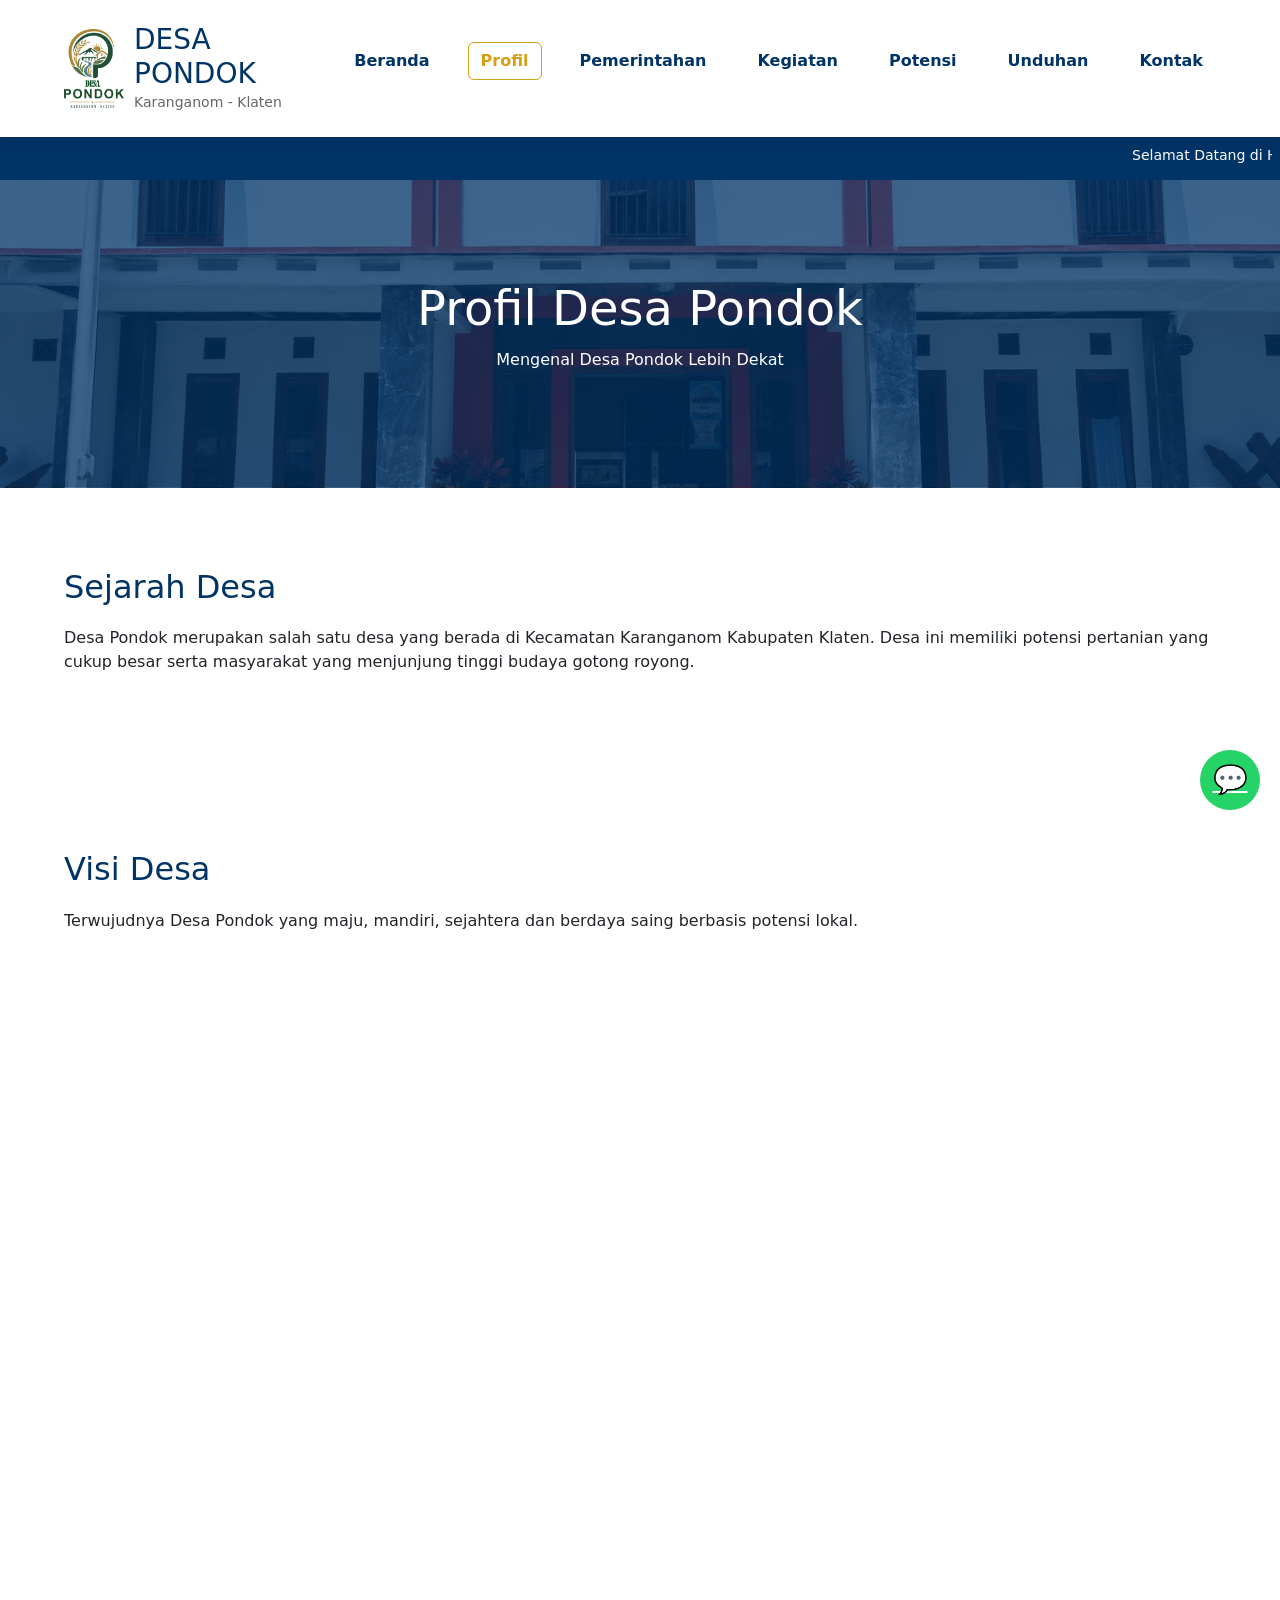
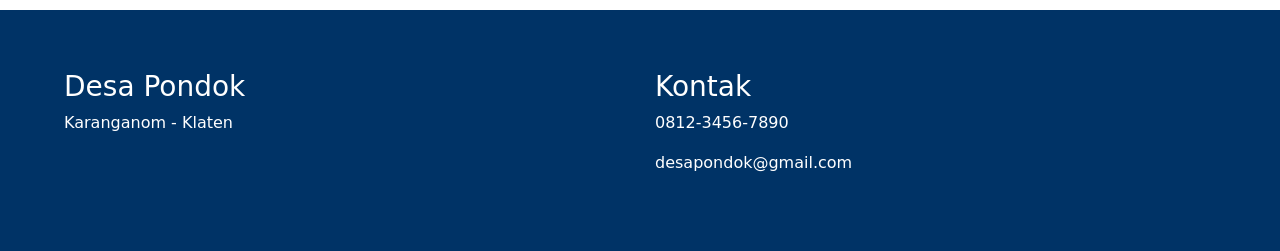
<file: profil.html>
<!DOCTYPE html>
<html lang="id">

<head>

    <meta charset="UTF-8">

    <meta name="viewport"
          content="width=device-width, initial-scale=1.0">

    <title>Profil Desa Pondok | Karanganom Klaten</title>

    <meta name="description"
          content="Profil lengkap Desa Pondok Kecamatan Karanganom Kabupaten Klaten, meliputi sejarah desa, visi misi, kondisi geografis, demografi, dan informasi umum desa.">

    <meta name="keywords"
          content="Desa Pondok, Profil Desa Pondok, Karanganom, Klaten, Sejarah Desa, Visi Misi Desa">

    <meta name="author"
          content="Pemerintah Desa Pondok">

    <meta name="robots"
          content="index, follow">

    <!-- GOOGLE FONT POPPINS -->
    <link rel="preconnect"
          href="https://fonts.googleapis.com">

    <link rel="preconnect"
          href="https://fonts.gstatic.com"
          crossorigin>

    <link href="https://fonts.googleapis.com/css2?family=Poppins:wght@300;400;500;600;700&display=swap"
          rel="stylesheet">

    <!-- CSS UTAMA -->
    <link rel="stylesheet"
          href="css/style.css">

    <!-- CSS RESPONSIVE -->
    <link rel="stylesheet"
          href="css/responsive.css">

    <!-- BOOTSTRAP -->
    <link href="https://cdn.jsdelivr.net/npm/bootstrap@5.3.3/dist/css/bootstrap.min.css"
          rel="stylesheet">

    <!-- FONT AWESOME -->
    <link rel="stylesheet"
          href="https://cdnjs.cloudflare.com/ajax/libs/font-awesome/6.5.1/css/all.min.css">

    <!-- AOS ANIMATION -->
    <link href="https://unpkg.com/aos@2.3.4/dist/aos.css"
          rel="stylesheet">

    <!-- FAVICON -->
    <link rel="icon"
          type="image/png"
          href="assets/logo.png">

</head>

<body>

    <!-- LOADER -->
    <div id="loader">
        <div class="spinner"></div>
    </div>

    <!-- NAVBAR -->
    <nav class="navbar">

        <div class="nav-container">

            <div class="logo">

                <img src="assets/logo.png" alt="Logo Desa">

                <div>
                    <h3>DESA PONDOK</h3>
                    <small>Karanganom - Klaten</small>
                </div>

            </div>

            <button id="menuToggle">
                ☰
            </button>

            <ul class="menu">

                <li><a href="index.html" class="btn">Beranda</a></li>
                <li><a href="profil.html" class="btn">Profil</a></li>
                <li><a href="pemerintahan.html" class="btn">Pemerintahan</a></li>
                <li><a href="kegiatan.html" class="btn">Kegiatan</a></li>
                <li><a href="potensi.html" class="btn">Potensi</a></li>
                <li><a href="unduhan.html" class="btn">Unduhan</a></li>
                <li><a href="kontak.html" class="btn">Kontak</a></li>
            </ul>

        </div>

    </nav>

    <!-- RUNNING TEXT -->
    <div class="running-text">

        <marquee>

            Selamat Datang di Halaman Profil Desa Pondok Karanganom Klaten

        </marquee>

    </div>

    <!-- BANNER -->
    <section class="page-banner">

        <h1>Profil Desa Pondok</h1>

        <p>
            Mengenal Desa Pondok Lebih Dekat
        </p>

    </section>

    <!-- SEJARAH -->
    <section class="content-page" data-aos="fade-up">

        <h2>Sejarah Desa</h2>

        <p>

            Desa Pondok merupakan salah satu desa yang berada
            di Kecamatan Karanganom Kabupaten Klaten.

            Desa ini memiliki potensi pertanian yang cukup besar
            serta masyarakat yang menjunjung tinggi budaya gotong royong.

        </p>

    </section>

    <!-- VISI -->
    <section class="content-page" data-aos="fade-up">

        <h2>Visi Desa</h2>

        <p>

            Terwujudnya Desa Pondok yang maju,
            mandiri, sejahtera dan berdaya saing
            berbasis potensi lokal.

        </p>

    </section>

    <!-- MISI -->
    <section class="content-page" data-aos="fade-up">

        <h2>Misi Desa</h2>

        <ul>

            <li>Meningkatkan kualitas pelayanan publik.</li>

            <li>Meningkatkan pembangunan infrastruktur desa.</li>

            <li>Mendorong pertumbuhan ekonomi masyarakat.</li>

            <li>Meningkatkan kualitas pendidikan dan kesehatan.</li>

            <li>Melestarikan budaya dan lingkungan hidup.</li>

        </ul>

    </section>

    <!-- DATA WILAYAH -->
    <section class="content-page" data-aos="fade-up">

        <h2>Data Wilayah</h2>

        <table class="table table-bordered">

            <tr>
                <th>Luas Wilayah</th>
                <td>250 Ha</td>
            </tr>

            <tr>
                <th>Jumlah Penduduk</th>
                <td>2.478 Jiwa</td>
            </tr>

            <tr>
                <th>Jumlah KK</th>
                <td>1.026 KK</td>
            </tr>

            <tr>
                <th>Jumlah RT</th>
                <td>18 RT</td>
            </tr>

            <tr>
                <th>Jumlah RW</th>
                <td>9 RW</td>
            </tr>

        </table>

    </section>

    <!-- BATAS WILAYAH -->
    <section class="content-page" data-aos="fade-up">

        <h2>Batas Wilayah</h2>

        <table class="table table-bordered">

            <tr>
                <th>Utara</th>
                <td>Dukuh Krasak</td>
            </tr>

            <tr>
                <th>Selatan</th>
                <td>Dukuh Jayan</td>
            </tr>

            <tr>
                <th>Timur</th>
                <td>Dukuh Putat</td>
            </tr>

            <tr>
                <th>Barat</th>
                <td>Dukuh Sadikan</td>
            </tr>

        </table>

    </section>

<!-- PETA -->
    <section class="content-page" data-aos="fade-up">

        <h2>Lokasi Desa</h2>
        <div class="map-card">

        <iframe
            src="https://www.google.com/maps/embed?pb=!1m18!1m12!1m3!1d7909.086728756904!2d110.63010369484293!3d-7.624560335555376!2m3!1f0!2f0!3f0!3m2!1i1024!2i768!4f13.1!3m3!1m2!1s0x2e7a41e6a65aba23%3A0x5027a76e355aa60!2sPondok%2C%20Kec.%20Karanganom%2C%20Kabupaten%20Klaten%2C%20Jawa%20Tengah!5e0!3m2!1sid!2sid!4v1780446742186!5m2!1sid!2sid" width="800" height="600" style="border:0;" allowfullscreen="" loading="lazy" referrerpolicy="no-referrer-when-downgrade"
            allowfullscreen=""
            loading="lazy">
        </iframe>

        <div class="alamat-desa">
            <h3>Desa Pondok</h3>
            <p>
                Kecamatan Karanganom,
                Kabupaten Klaten,
                Jawa Tengah
            </p>
        </div>

    </div>


    </section>

    <!-- FOOTER -->
    <footer>

        <div class="footer-container">

            <div>

                <h3>Desa Pondok</h3>

                <p>
                    Karanganom - Klaten
                </p>

            </div>

            

            <div>

                <h3>Kontak</h3>

                <p>0812-3456-7890</p>

                <p>desapondok@gmail.com</p>

            </div>

        </div>

    </footer>

    <!-- WA BUTTON -->
    <a href="https://wa.me/6281234567890"
        class="wa-button">

        💬

    </a>

    <!-- BACK TO TOP -->
    <button id="topBtn">

        ↑

    </button>

    <!-- JS -->
    <script src="js/main.js"></script>

    <script src="https://unpkg.com/aos@2.3.4/dist/aos.js"></script>

    <script>
        AOS.init({
            duration: 1000
        });
    </script>

</body>

</html>
</file>
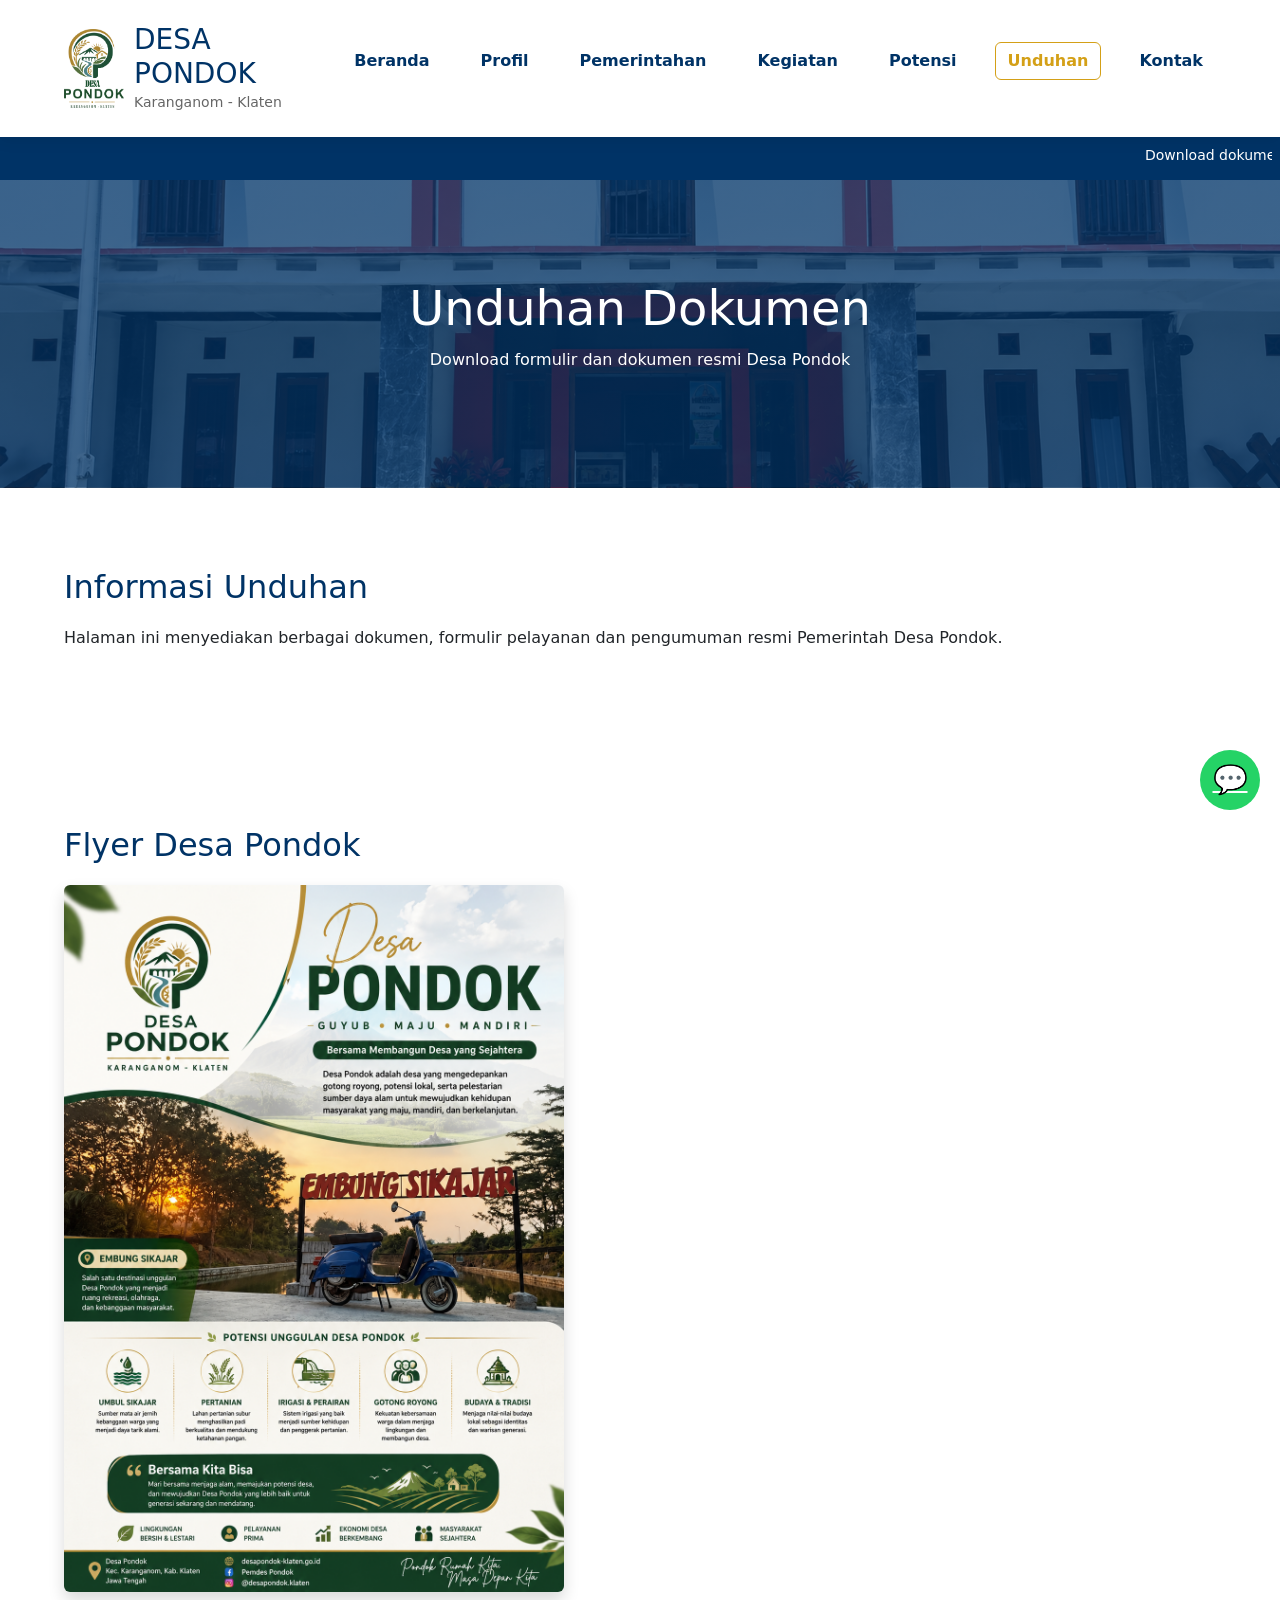
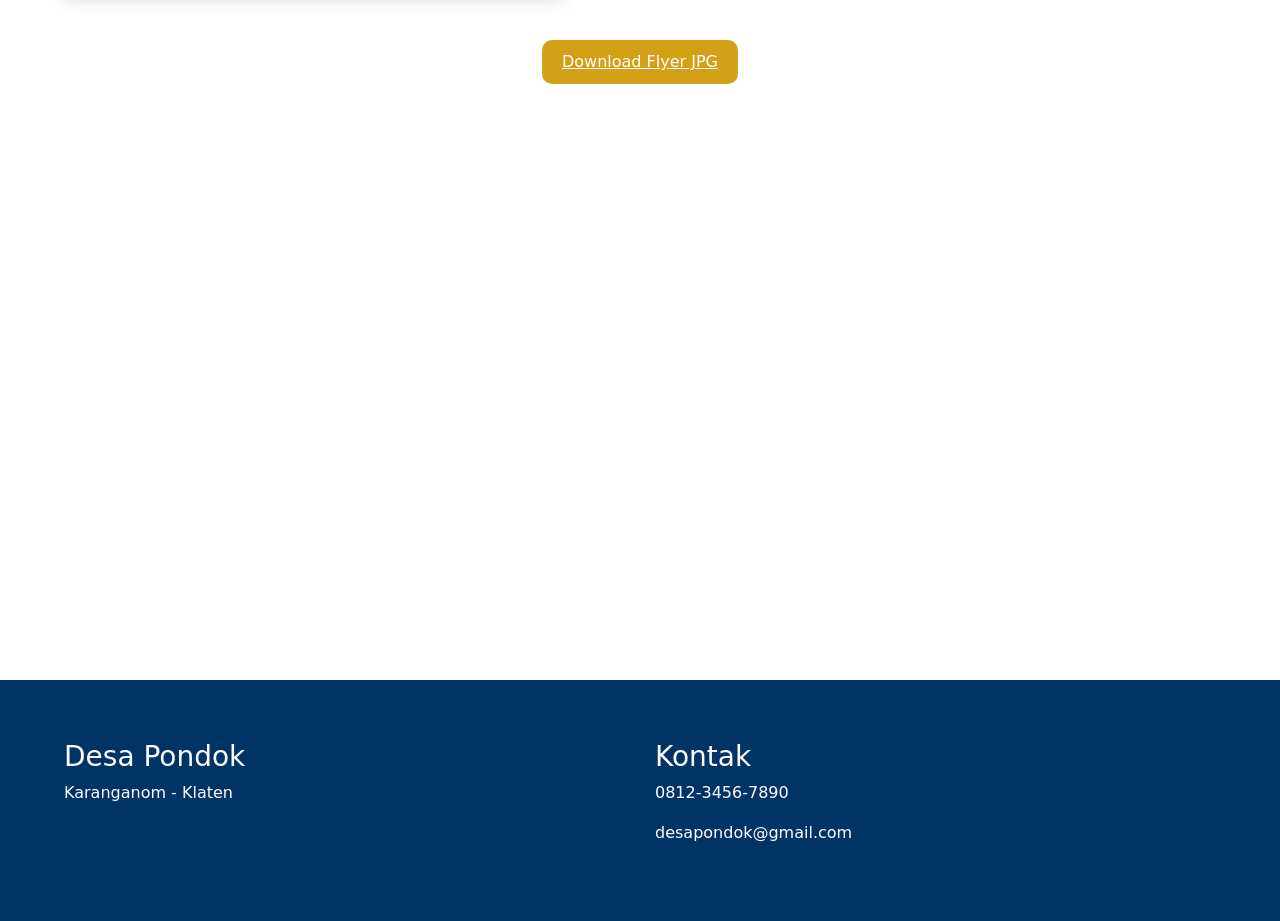
<file: unduhan.html>
<!DOCTYPE html>
<html lang="id">

<head>

    <meta charset="UTF-8">

    <meta name="viewport"
          content="width=device-width, initial-scale=1.0">

    <title>Unduhan Desa Pondok | Karanganom Klaten</title>

    <meta name="description"
          content="Pusat unduhan dokumen Desa Pondok Kecamatan Karanganom Kabupaten Klaten. Berisi formulir administrasi, surat pengantar, peraturan desa, dan dokumen publik lainnya.">

    <meta name="keywords"
          content="Desa Pondok, Karanganom, Klaten, Unduhan Desa, Download Formulir, Surat Pengantar, Dokumen Desa">

    <meta name="author"
          content="Pemerintah Desa Pondok">

    <meta name="robots"
          content="index, follow">

    <!-- GOOGLE FONT POPPINS -->
    <link rel="preconnect"
          href="https://fonts.googleapis.com">

    <link rel="preconnect"
          href="https://fonts.gstatic.com"
          crossorigin>

    <link href="https://fonts.googleapis.com/css2?family=Poppins:wght@300;400;500;600;700&display=swap"
          rel="stylesheet">

    <!-- CSS UTAMA -->
    <link rel="stylesheet"
          href="css/style.css">

    <!-- CSS RESPONSIVE -->
    <link rel="stylesheet"
          href="css/responsive.css">

    <!-- BOOTSTRAP -->
    <link href="https://cdn.jsdelivr.net/npm/bootstrap@5.3.3/dist/css/bootstrap.min.css"
          rel="stylesheet">

    <!-- FONT AWESOME -->
    <link rel="stylesheet"
          href="https://cdnjs.cloudflare.com/ajax/libs/font-awesome/6.5.1/css/all.min.css">

    <!-- AOS ANIMATION -->
    <link href="https://unpkg.com/aos@2.3.4/dist/aos.css"
          rel="stylesheet">

    <!-- FAVICON -->
    <link rel="icon"
          type="image/png"
          href="assets/logo.png">

</head>

<body>

    <!-- LOADER -->
    <div id="loader">
        <div class="spinner"></div>
    </div>

    <!-- NAVBAR -->
    <nav class="navbar">

        <div class="nav-container">

            <div class="logo">

                <img src="assets/logo.png" alt="Logo Desa">

                <div>
                    <h3>DESA PONDOK</h3>
                    <small>Karanganom - Klaten</small>
                </div>

            </div>

            <button id="menuToggle">☰</button>

            <ul class="menu">

                <li><a href="index.html" class="btn">Beranda</a></li>
                <li><a href="profil.html" class="btn">Profil</a></li>
                <li><a href="pemerintahan.html" class="btn">Pemerintahan</a></li>
                <li><a href="kegiatan.html" class="btn">Kegiatan</a></li>
                <li><a href="potensi.html" class="btn">Potensi</a></li>
                <li><a href="unduhan.html" class="btn">Unduhan</a></li>
                <li><a href="kontak.html" class="btn">Kontak</a></li>

            </ul>

        </div>

    </nav>

    <!-- RUNNING TEXT -->
    <div class="running-text">

        <marquee>

            Download dokumen dan formulir resmi Desa Pondok

        </marquee>

    </div>

    <!-- BANNER -->
    <section class="page-banner">

        <h1>Unduhan Dokumen</h1>

        <p>
            Download formulir dan dokumen resmi Desa Pondok
        </p>

    </section>

    <!-- INFORMASI -->
    <section class="content-page" data-aos="fade-up">

        <h2>Informasi Unduhan</h2>

        <p>

            Halaman ini menyediakan berbagai dokumen,
            formulir pelayanan dan pengumuman resmi
            Pemerintah Desa Pondok.

        </p>

    </section>

    <!-- DOKUMEN DESA -->
   

    <!-- FORMULIR -->
    
    <!-- FLYER -->
    <section class="content-page" data-aos="fade-up">

        <h2>Flyer Desa Pondok</h2>

        <div class="text-center">
            
            <img
                src="assets/ChatGPT Image 3 Jun 2026, 07.24.00.png"
                class="img-fluid rounded shadow"
                style="max-width:500px;">

            <br><br>

            <a href="assets/ChatGPT Image 3 Jun 2026, 07.24.00.png"
                class="download-btn"
                download>

                Download Flyer JPG

            </a>

        </div>

    </section>

    <!-- PENGUMUMAN -->
    <section class="content-page" data-aos="fade-up">

        <h2>Panduan Dokumen Resmi</h2>

        <div class="text-center">

            <i class="fas fa-file-pdf fa-5x mb-3 text-danger"></i>

            <h4>Panduan Dokumen Resmi</h4>

            <p>

                Download file panduan dokumen resmi desa.

            </p>

            <a href="assets/Panduan_Dokumen_Resmi_Desa_Pondok.pdf"
                class="download-btn"
                download>

                Download PDF

            </a>

        </div>

    </section>

    <!-- FOOTER -->
    <footer>

        <div class="footer-container">

            <div>

                <h3>Desa Pondok</h3>

                <p>Karanganom - Klaten</p>

            </div>

           
            <div>

                <h3>Kontak</h3>

                <p>0812-3456-7890</p>

                <p>desapondok@gmail.com</p>

            </div>

        </div>

    </footer>

    <!-- WA -->
    <a href="https://wa.me/6281234567890"
        class="wa-button">

        💬

    </a>

    <!-- TOP -->
    <button id="topBtn">

        ↑

    </button>

    <!-- SCRIPT -->
    <script src="js/main.js"></script>

    <script src="https://unpkg.com/aos@2.3.4/dist/aos.js"></script>

    <script>
        AOS.init({
            duration: 1000
        });
    </script>

</body>

</html>
</file>
<file: css/style.css>
/* ==========================================
   DESA PONDOK V5 PREMIUM
========================================== */

:root{
    --primary:#55C4E8;
    --secondary:#D4A017;
    --dark:#003366;
    --light:#ffffff;
    --gray:#f5f7fa;
    --text:#444;
}

/* ==========================================
   RESET
========================================== */

*{
    margin:0;
    padding:0;
    box-sizing:border-box;
}

html{
    scroll-behavior:smooth;
}

body{
    font-family:'Poppins',sans-serif;
    background:#fff;
    color:var(--text);
    overflow-x:hidden;
}

a{
    text-decoration:none;
}

ul{
    list-style:none;
}

img{
    max-width:100%;
    display:block;
}

/* ==========================================
   LOADER
========================================== */

#loader{
    position:fixed;
    inset:0;
    background:#fff;
    display:flex;
    justify-content:center;
    align-items:center;
    z-index:99999;
}

.spinner{
    width:60px;
    height:60px;
    border:6px solid #eee;
    border-top:6px solid var(--primary);
    border-radius:50%;
    animation:spin 1s linear infinite;
}

@keyframes spin{
    100%{
        transform:rotate(360deg);
    }
}

/* ==========================================
   NAVBAR
========================================== */

.navbar{
    position:sticky;
    top:0;
    z-index:999;
    background:#fff;
    box-shadow:0 3px 15px rgba(0,0,0,.08);
}

.nav-container{
    width:90%;
    margin:auto;
    display:flex;
    justify-content:space-between;
    align-items:center;
    padding:15px 0;
}

.logo{
    display:flex;
    align-items:center;
    gap:10px;
}

.logo img{
    width:60px;
}

.logo h3{
    color:var(--dark);
    margin:0;
}

.logo small{
    color:#666;
}

.menu{
    display:flex;
    gap:25px;
}

.menu a{
    color:var(--dark);
    font-weight:600;
    transition:.3s;
}

.menu a:hover{
    color:var(--secondary);
}

.menu a.active{
    color:var(--secondary);
}

#menuToggle{
    display:none;
}

/* ==========================================
   RUNNING TEXT
========================================== */

.running-text{
    background:var(--dark);
    color:white;
    padding:8px;
    font-size:14px;
}

/* ==========================================
   HERO SLIDER
========================================== */

.hero-slider{
    height:90vh;
    position:relative;
    overflow:hidden;
}

.slide{
    position:absolute;
    width:100%;
    height:100%;
    opacity:0;
    transition:1s;
}

.slide.active{
    opacity:1;
}

.slide{

    position:absolute;

    width:100%;

    height:100%;

    background-size:cover;

    background-position:center;

    background-repeat:no-repeat;

    opacity:0;

    transition:1s;

}


.hero-content{
    position:absolute;
    inset:0;
    background:rgba(0,51,102,.55);
    display:flex;
    flex-direction:column;
    justify-content:center;
    align-items:center;
    text-align:center;
    color:white;
}

.hero-content h1{
    font-size:60px;
    font-weight:700;
}

.hero-content p{
    font-size:20px;
}

.btn-jelajah{
    margin-top:20px;
    background:var(--secondary);
    color:white;
    padding:12px 25px;
    border-radius:10px;
}

/* ==========================================
   SLIDER BUTTON
========================================== */

.slider-btn{
    position:absolute;
    top:50%;
    transform:translateY(-50%);
    width:50px;
    height:50px;
    border:none;
    border-radius:50%;
    background:rgba(255,255,255,.8);
    cursor:pointer;
    z-index:10;
    font-size:20px;
}

.prev{
    left:20px;
}

.next{
    right:20px;
}

/* ==========================================
   DOT
========================================== */

.slider-dots{
    position:absolute;
    bottom:25px;
    left:50%;
    transform:translateX(-50%);
    display:flex;
    gap:10px;
}

.dot{
    width:12px;
    height:12px;
    border-radius:50%;
    background:white;
    opacity:.5;
    cursor:pointer;
}

.dot.active{
    opacity:1;
    background:var(--secondary);
}

/* ==========================================
   PAGE BANNER
========================================== */

.page-banner{
    background:
    linear-gradient(
        rgba(0,51,102,.75),
        rgba(0,51,102,.75)
    ),
    url('../assets/balai-desa.jpg');

    background-size:cover;
    background-position:center;

    padding:100px 20px;
    text-align:center;
    color:white;
}

.page-banner h1{
    font-size:48px;
}

.page-banner p{
    margin-top:10px;
}

/* ==========================================
   CONTENT
========================================== */

.content-page{
    width:90%;
    max-width:1200px;
    margin:auto;
    padding:80px 0;
}

.content-page h2{
    color:var(--dark);
    margin-bottom:20px;
}

/* ==========================================
   STATISTIK
========================================== */

.statistik{
    width:90%;
    margin:auto;
    padding:80px 0;

    display:grid;
    grid-template-columns:
    repeat(auto-fit,minmax(220px,1fr));

    gap:25px;
}

.card-stat{
    background:white;
    border-radius:15px;
    padding:30px;
    text-align:center;
    box-shadow:0 5px 15px rgba(0,0,0,.08);
}

.card-stat i{
    color:var(--primary);
    font-size:45px;
    margin-bottom:15px;
}

.card-stat h2{
    color:var(--dark);
}

/* ==========================================
   POTENSI
========================================== */

.potensi-section{
    width:90%;
    margin:auto;
    display:grid;
    grid-template-columns:
    repeat(auto-fit,minmax(250px,1fr));
    gap:25px;
}

.potensi-card{
    background:white;
    padding:30px;
    text-align:center;
    border-radius:15px;
    box-shadow:0 5px 15px rgba(0,0,0,.08);
    transition:.3s;
}

.potensi-card:hover{
    transform:translateY(-8px);
}

.potensi-card i{
    font-size:50px;
    color:var(--primary);
    margin-bottom:15px;
}

/* ==========================================
   BERITA
========================================== */

.berita-grid{
    display:grid;
    grid-template-columns:
    repeat(auto-fit,minmax(300px,1fr));
    gap:25px;
}

.berita-card{
    background:white;
    border-radius:15px;
    overflow:hidden;
    box-shadow:0 5px 15px rgba(0,0,0,.08);
}

.berita-card img{
    height:220px;
    width:100%;
    object-fit:cover;
}

.berita-content{
    padding:20px;
}

/* ==========================================
   PERANGKAT DESA
========================================== */

.perangkat-grid{
    display:grid;
    grid-template-columns:repeat(auto-fit,minmax(250px,1fr));
    gap:30px;
    margin-top:40px;
}

.perangkat-card{
    background:#fff;
    border-radius:20px;
    overflow:hidden;
    box-shadow:0 10px 30px rgba(0,0,0,.08);
    text-align:center;
    transition:.3s;
}

.perangkat-card:hover{
    transform:translateY(-10px);
}

.perangkat-card img{
    width:100%;
    height:320px;
    object-fit:cover;
    object-position:top center;
}

.perangkat-card h3{
    margin-top:20px;
    color:#0b3c78;
    font-size:22px;
    font-weight:700;
}

.perangkat-card p{
    color:#666;
    padding-bottom:25px;
}

/* ==========================================
   DOWNLOAD
========================================== */

.download-grid{
    display:grid;
    grid-template-columns:
    repeat(auto-fit,minmax(250px,1fr));
    gap:25px;
}

.download-card{
    background:white;
    text-align:center;
    padding:25px;
    border-radius:15px;
    box-shadow:0 5px 15px rgba(0,0,0,.08);
}

.download-btn{
    display:inline-block;
    padding:10px 20px;
    background:var(--secondary);
    color:white;
    border-radius:10px;
}

/* ==========================================
   KONTAK
========================================== */

.contact-card{
    background:white;
    text-align:center;
    padding:30px;
    border-radius:15px;
    box-shadow:0 5px 15px rgba(0,0,0,.08);
}

.contact-card i{
    font-size:45px;
    color:var(--primary);
    margin-bottom:15px;
}

/* ==========================================
   LIGHTBOX
========================================== */

#lightbox{
    position:fixed;
    inset:0;
    background:rgba(0,0,0,.9);
    display:none;
    justify-content:center;
    align-items:center;
    z-index:9999;
}

#lightbox img{
    max-width:90%;
    max-height:90%;
}

.close-lightbox{
    position:absolute;
    top:20px;
    right:30px;
    color:white;
    font-size:40px;
    cursor:pointer;
}

/* ==========================================
   FOOTER
========================================== */

footer{
    background:var(--dark);
    color:white;
    margin-top:80px;
}

.footer-container{
    width:90%;
    margin:auto;
    padding:60px 0;

    display:grid;
    grid-template-columns:
    repeat(auto-fit,minmax(250px,1fr));

    gap:30px;
}

/* ==========================================
   WHATSAPP
========================================== */

.wa-button{
    position:fixed;
    right:20px;
    bottom:90px;

    width:60px;
    height:60px;

    border-radius:50%;

    background:#25D366;

    color:white;

    display:flex;
    justify-content:center;
    align-items:center;

    font-size:28px;

    z-index:999;
}

/* ==========================================
   BACK TO TOP
========================================== */

#topBtn{
    position:fixed;
    right:20px;
    bottom:20px;

    width:50px;
    height:50px;

    border:none;
    border-radius:50%;

    background:var(--secondary);

    color:white;

    cursor:pointer;

    display:none;
}


/* ==========================================
   kegiatan mendatang
========================================== */

.event-section{
    max-width:1200px;
    margin:80px auto;
    padding:0 20px;
}

.event-card{
    display:flex;
    align-items:center;
    gap:30px;

    background:#fff;

    border-radius:20px;

    overflow:hidden;

    margin-bottom:30px;

    box-shadow:0 10px 30px rgba(0,0,0,.08);

    transition:.3s;
}

.event-card:hover{
    transform:translateY(-5px);
}

.event-card img{
    width:280px;
    height:220px;
    object-fit:cover;
}

.event-content{
    flex:1;
    padding:20px;
}

.event-content h3{
    font-size:32px;
    color:#0b3c78;
    margin-bottom:15px;
}

.event-content p{
    margin-bottom:10px;
    color:#666;
}

.btn-detail{
    display:inline-block;

    margin-top:15px;

    padding:10px 20px;

    background:#0b3c78;

    color:white;

    border-radius:8px;

    text-decoration:none;
}

/* =====================================
   MAP DESA
===================================== */

.map-section{
    padding: 60px 20px;
}

.map-section h2{
    text-align: center;
    color: #0b3c78;
    font-size: 36px;
    margin-bottom: 30px;
}

.map-card{
    max-width: 1100px;
    margin: auto;
    background: #ffffff;
    border-radius: 20px;
    overflow: hidden;
    box-shadow: 0 10px 30px rgba(0,0,0,0.1);
}

.map-card iframe{
    width: 100%;
    height: 550px;
    border: none;
    display: block;
}

.alamat-desa{
    padding: 25px;
    text-align: center;
}

.alamat-desa h3{
    color: #0b3c78;
    margin-bottom: 10px;
}

.alamat-desa p{
    color: #666;
    line-height: 1.8;
}

/* Hover Effect */

.map-card:hover{
    transform: translateY(-5px);
    transition: 0.3s;
}

/* Mobile */

@media(max-width:768px){

    .map-section h2{
        font-size: 28px;
    }

    .map-card iframe{
        height: 350px;
    }

}
</file>
<file: css/responsive.css>
/* ==========================================
   TABLET
========================================== */

@media screen and (max-width: 992px){

    .hero-content h1{
        font-size:48px;
    }

    .hero-content p{
        font-size:18px;
    }

    .page-banner h1{
        font-size:42px;
    }

    .content-page{
        width:95%;
    }

    .nav-container{
        width:95%;
    }

    .footer-container{
        grid-template-columns:1fr 1fr;
    }

    .perangkat-grid{
        grid-template-columns:repeat(2,1fr);
    }

    .potensi-section{
        grid-template-columns:repeat(2,1fr);
    }

    .berita-grid{
        grid-template-columns:repeat(2,1fr);
    }

    .gallery-grid{
        grid-template-columns:repeat(2,1fr);
    }

    .download-grid{
        grid-template-columns:repeat(2,1fr);
    }

}


/* ==========================================
   MOBILE
========================================== */

@media screen and (max-width:768px){

    /* NAVBAR */

    #menuToggle{
        display:block;
        border:none;
        background:none;
        font-size:30px;
        color:#003366;
        cursor:pointer;
    }

    .menu{

        position:absolute;
        top:100%;
        left:0;

        width:100%;

        background:white;

        flex-direction:column;

        gap:0;

        display:none;

        box-shadow:0 5px 15px rgba(0,0,0,.1);

    }

    .menu.active{
        display:flex;
    }

    .menu li{
        border-bottom:1px solid #eee;
    }

    .menu a{
        display:block;
        padding:15px 20px;
    }

    /* HERO */

    .hero-slider{
        height:70vh;
    }

    .hero-content h1{
        font-size:34px;
    }

    .hero-content p{
        font-size:16px;
    }

    .btn-jelajah{
        padding:10px 20px;
        font-size:14px;
    }

    /* PAGE BANNER */

    .page-banner{
        padding:70px 20px;
    }

    .page-banner h1{
        font-size:32px;
    }

    .page-banner p{
        font-size:15px;
    }

    /* GRID */

    .statistik{
        grid-template-columns:1fr;
    }

    .perangkat-grid{
        grid-template-columns:1fr;
    }

    .potensi-section{
        grid-template-columns:1fr;
    }

    .berita-grid{
        grid-template-columns:1fr;
    }

    .gallery-grid{
        grid-template-columns:1fr;
    }

    .download-grid{
        grid-template-columns:1fr;
    }

    .footer-container{
        grid-template-columns:1fr;
        text-align:center;
    }

    /* TABLE */

    table{
        font-size:14px;
    }

    /* BERITA DETAIL */

    .judul-berita{
        font-size:28px;
    }

    .meta-berita{
        flex-direction:column;
        gap:10px;
    }

    /* FORM */

    input,
    textarea,
    select{
        font-size:16px;
    }

    /* MAP */

    iframe{
        height:300px;
    }

}


/* ==========================================
   SMALL MOBILE
========================================== */

@media screen and (max-width:576px){

    .hero-slider{
        height:60vh;
    }

    .hero-content h1{
        font-size:28px;
    }

    .hero-content p{
        font-size:14px;
    }

    .page-banner h1{
        font-size:26px;
    }

    .page-banner p{
        font-size:14px;
    }

    .content-page{
        padding:50px 0;
    }

    .card-stat{
        padding:20px;
    }

    .perangkat-card img{
        height:250px;
    }

    .gallery-item img{
        height:220px;
    }

    .wa-button{
        width:55px;
        height:55px;
        font-size:24px;
    }

    #topBtn{
        width:45px;
        height:45px;
    }

}


/* ==========================================
   EXTRA SMALL
========================================== */

@media screen and (max-width:400px){

    .hero-content h1{
        font-size:24px;
    }

    .page-banner h1{
        font-size:22px;
    }

    .logo img{
        width:45px;
    }

    .logo h3{
        font-size:16px;
    }

    .logo small{
        font-size:11px;
    }

}

@media(max-width:768px){

    .event-card{
        flex-direction:column;
    }

    .event-card img{
        width:100%;
        height:250px;
    }

}
</file>
